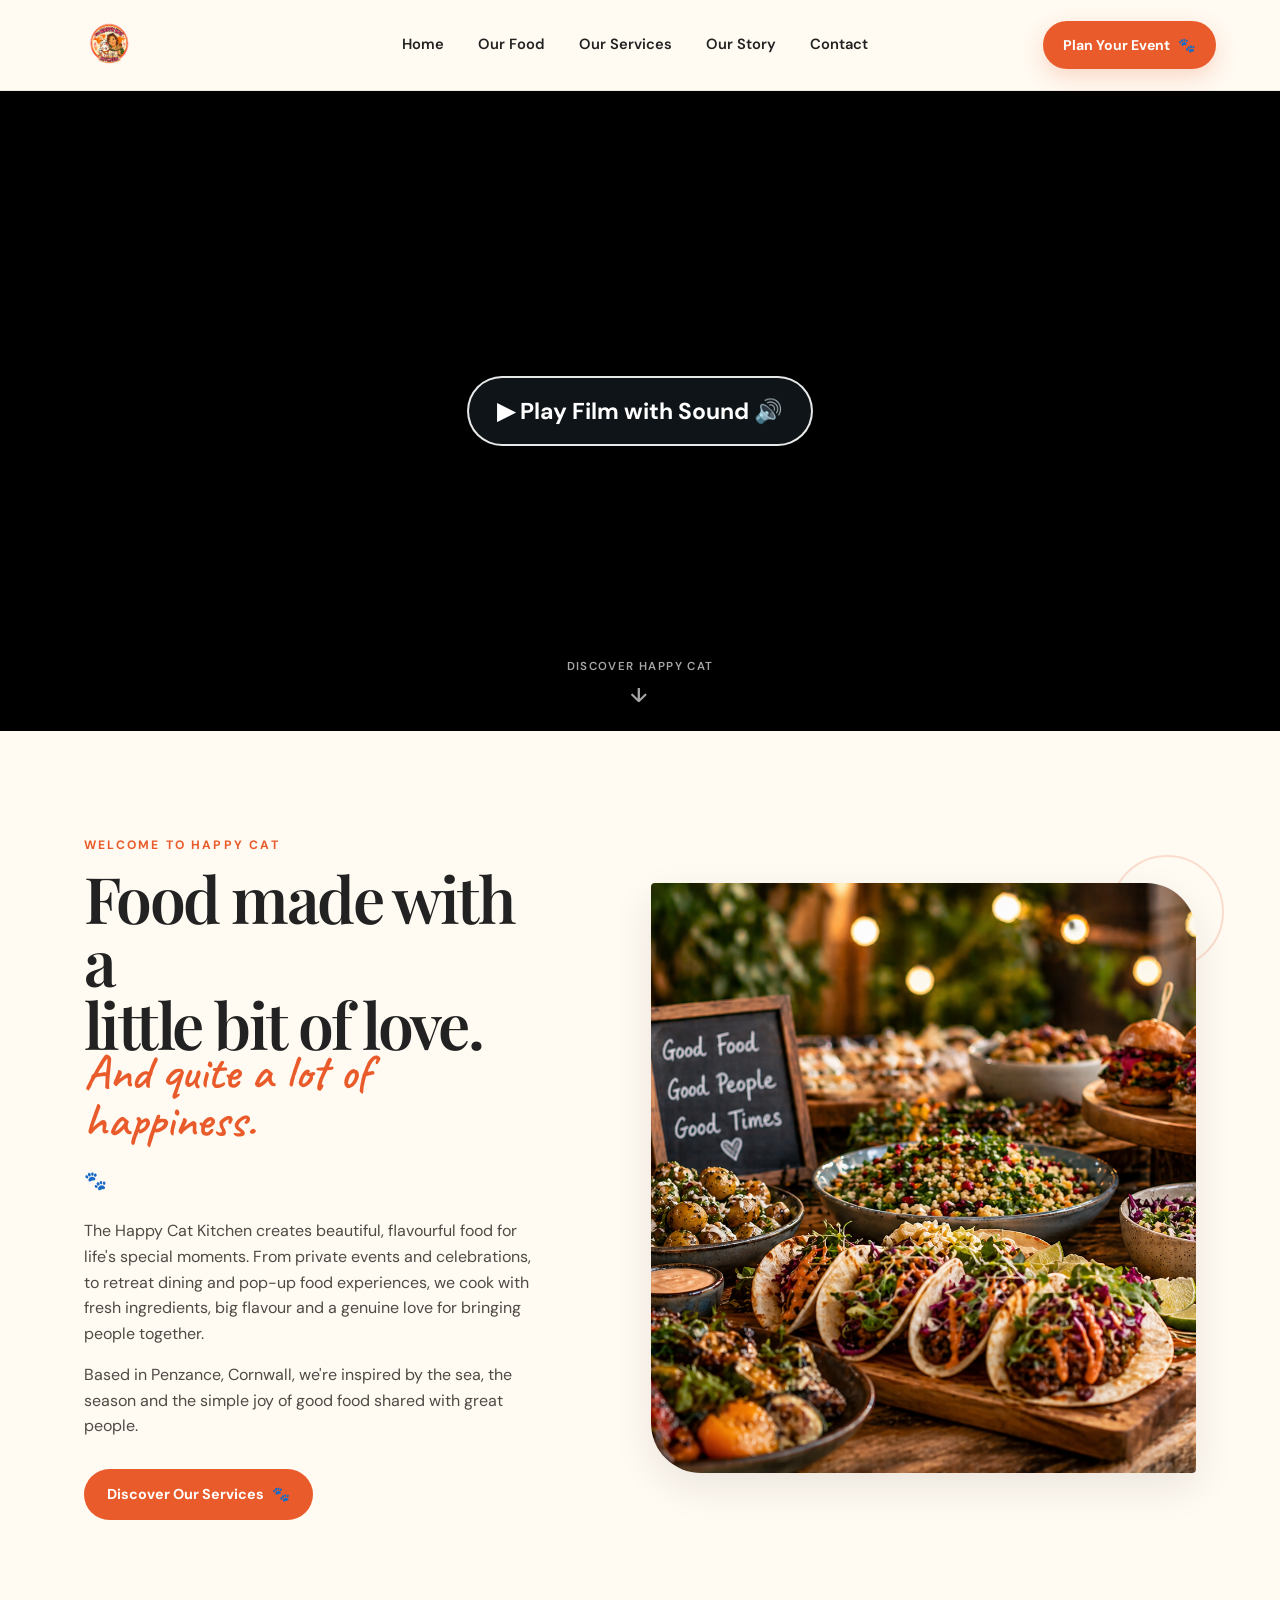
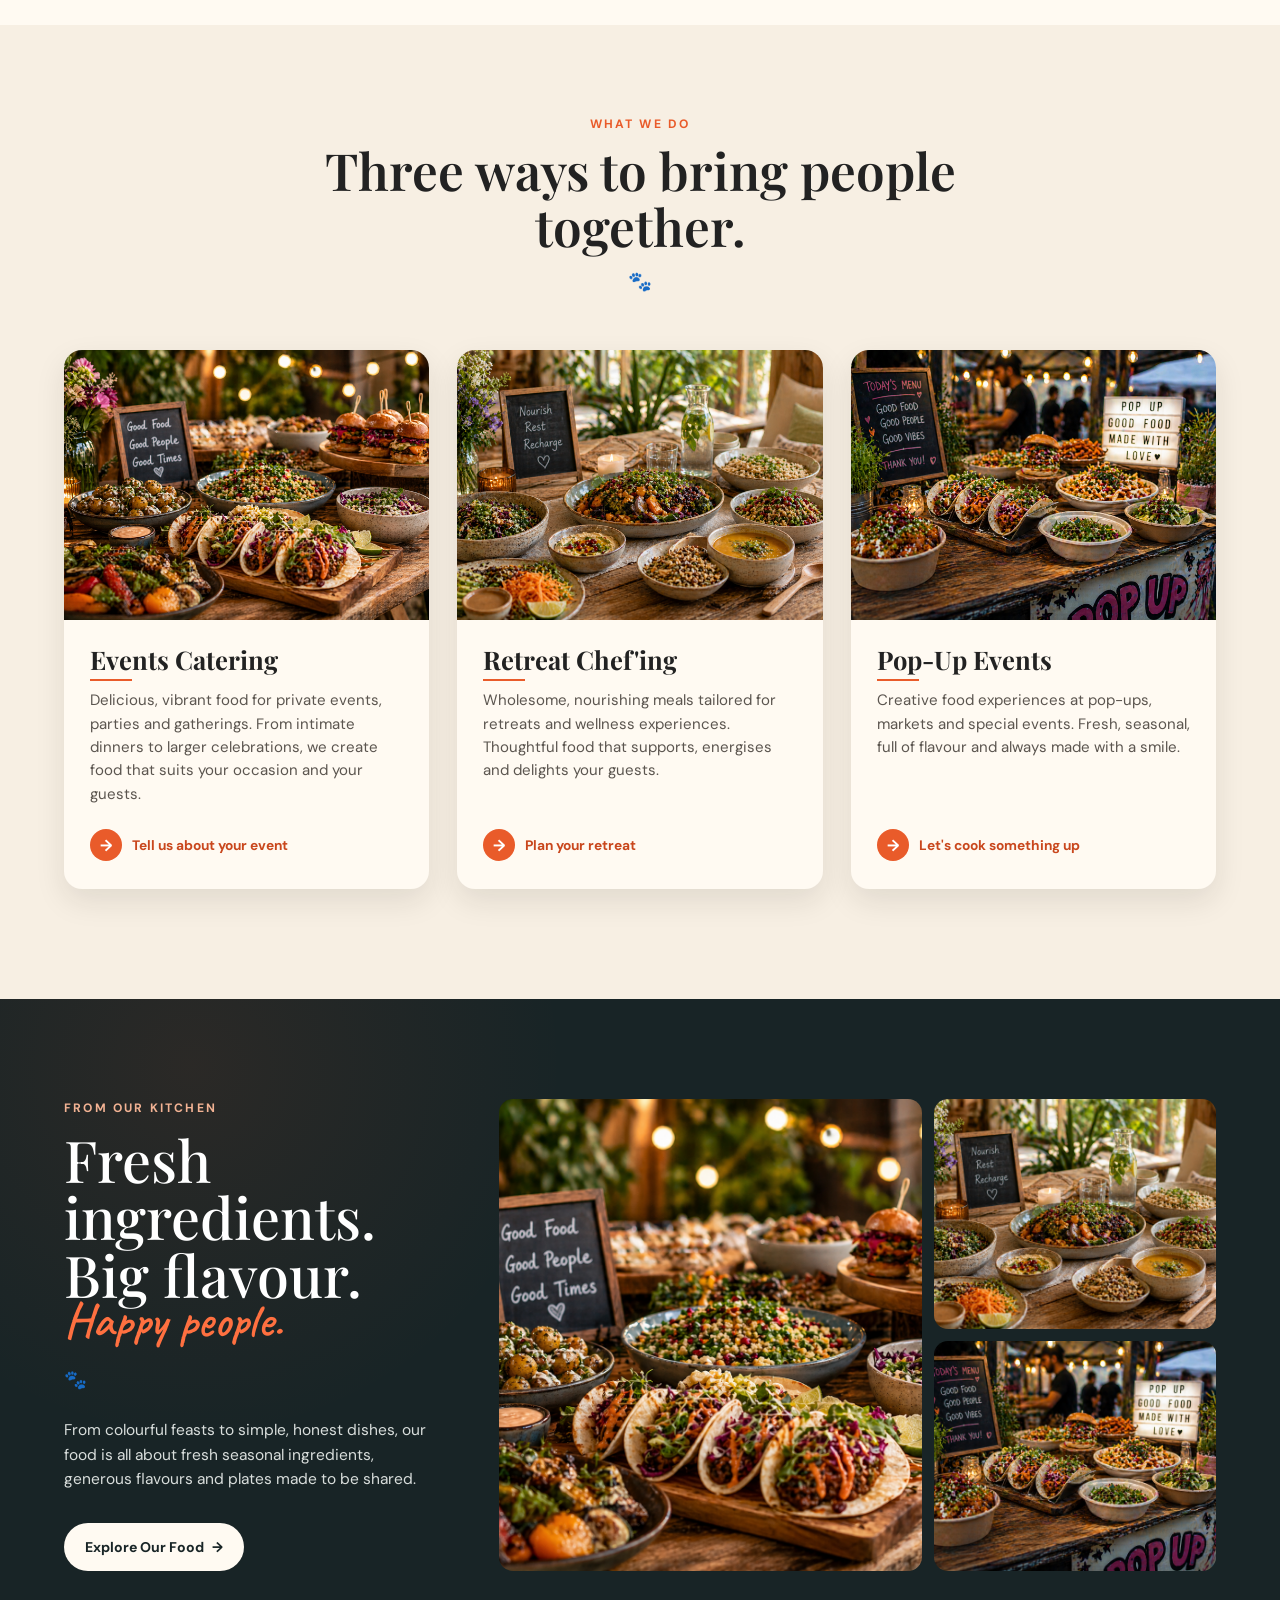
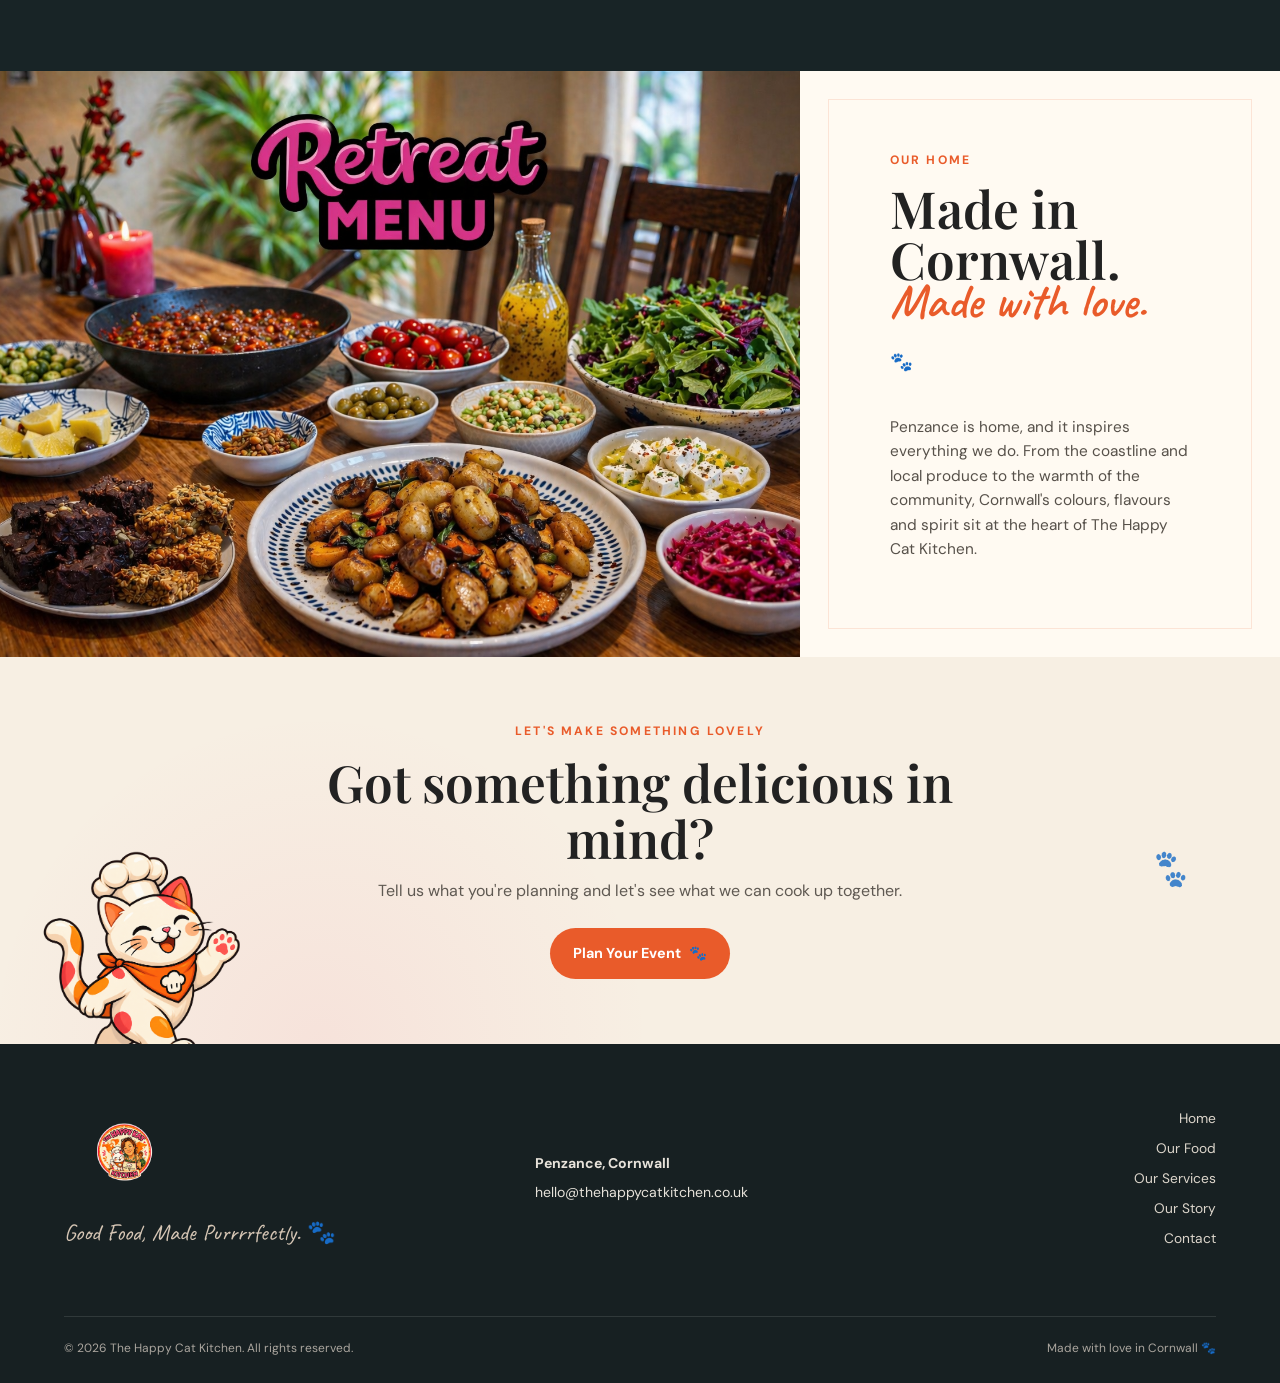
<file: index.html>
<!DOCTYPE html>

<html lang="en">

<head>

  <meta charset="UTF-8" />

  <meta name="viewport" content="width=device-width, initial-scale=1.0" />



  <meta

    name="description"

    content="The Happy Cat Kitchen — joyful event catering, retreat chef'ing and pop-up food experiences from Penzance, Cornwall."

  />



  <title>The Happy Cat Kitchen | Penzance, Cornwall</title>



  <link rel="stylesheet" href="styles.css" />

  <style>
    /* Film launch: isolated styles; all other website sections remain unchanged. */
    .film-hero { position: relative; }
    .film-start-overlay {
      position: absolute; inset: 0; z-index: 5;
      display: flex; align-items: center; justify-content: center;
      background: rgba(0,0,0,.28);
    }
    .film-start-overlay[hidden], .sound-toggle[hidden] { display: none !important; }
    .film-start-button {
      max-width: calc(100% - 32px); padding: 18px 28px;
      border: 2px solid rgba(255,255,255,.9); border-radius: 999px;
      background: rgba(17,24,28,.85); color: white;
      font-family: inherit;
      font-size: clamp(16px, 2.2vw, 23px);
      font-weight: 700; cursor: pointer;
      box-shadow: 0 8px 32px rgba(0,0,0,.3);
    }
    .film-start-button:hover, .film-start-button:focus-visible {
      background: #222; outline-offset: 4px;
    }
  </style>
</head>



<body>



  <!-- =====================================================

       HEADER

  ====================================================== -->



  <header class="site-header">



    <a href="#home" class="brand" aria-label="The Happy Cat Kitchen home">

      <img

        src="images/placeholder-logo.png"

        alt="The Happy Cat Kitchen"

        class="brand-logo"

      />

    </a>



    <nav class="desktop-nav" aria-label="Main navigation">

      <a href="#home">Home</a>

      <a href="menu.html">Our Food</a>

      <a href="#services">Our Services</a>

      <a href="#story">Our Story</a>

      <a href="contact.html">Contact</a>

    </nav>



    <a href="contact.html" class="header-cta">

      Plan Your Event <span>🐾</span>

    </a>



  </header>





  <main id="home">



    <!-- =====================================================

         CINEMATIC HERO

    ====================================================== -->



    <section class="film-hero" aria-label="The Happy Cat Kitchen film">



      <video

        class="hero-video"
        playsinline

        preload="auto"

      >

        <source

          src="video/Happy_Cat_Kitchen_Video.mp4"

          type="video/mp4"

        />



        Your browser does not support the video tag.

      </video>



      <div class="film-start-overlay" id="filmStartOverlay">
        <button class="film-start-button" id="filmStartButton" type="button">
          <span aria-hidden="true">▶</span> Play Film with Sound 🔊
        </button>
      </div>

      <button class="sound-toggle" id="soundToggle" type="button" aria-label="Turn sound off" hidden>

        <span class="sound-icon">🔊</span>

        <span class="sound-label">Sound off</span>

      </button>



      <div class="scroll-cue" aria-hidden="true">

        <span>Discover Happy Cat</span>

        <span class="scroll-arrow">↓</span>

      </div>



    </section>





    <!-- =====================================================

         INTRODUCTION

    ====================================================== -->



    <section class="intro-section">



      <div class="intro-copy">



        <span class="eyebrow">Welcome to Happy Cat</span>



        <h1>

          Food made with a<br />

          little bit of love.

        </h1>



        <p class="handwritten">

          And quite a lot of happiness.

        </p>



        <span class="paw-accent">🐾</span>



        <p>

          The Happy Cat Kitchen creates beautiful, flavourful food

          for life's special moments. From private events and

          celebrations, to retreat dining and pop-up food experiences,

          we cook with fresh ingredients, big flavour and a genuine

          love for bringing people together.

        </p>



        <p>

          Based in Penzance, Cornwall, we're inspired by the sea,

          the season and the simple joy of good food shared with

          great people.

        </p>



        <a href="#services" class="primary-button">

          Discover Our Services <span>🐾</span>

        </a>



      </div>



      <div class="intro-image">

        <img

          src="images/events.jpg"

          alt="Beautiful food prepared by The Happy Cat Kitchen"

        />

      </div>



    </section>





    <!-- =====================================================

         SERVICES

    ====================================================== -->



    <section class="services-section" id="services">



      <div class="section-heading">

        <span class="eyebrow">What we do</span>



        <h2>Three ways to bring people together.</h2>



        <div class="heading-paw">🐾</div>

      </div>





      <div class="services-grid">



        <article class="service-card">



          <div class="service-image">

            <img

              src="images/events.jpg"

              alt="Events catering"

            />

          </div>



          <div class="service-content">

            <h3>Events Catering</h3>



            <p>

              Delicious, vibrant food for private events, parties and

              gatherings. From intimate dinners to larger celebrations,

              we create food that suits your occasion and your guests.

            </p>



            <a href="contact.html" class="text-link">

              <span class="link-arrow">→</span>

              Tell us about your event

            </a>

          </div>



        </article>





        <article class="service-card">



          <div class="service-image">

            <img

              src="images/retreat.jpg"

              alt="Retreat chef'ing"

            />

          </div>



          <div class="service-content">

            <h3>Retreat Chef'ing</h3>



            <p>

              Wholesome, nourishing meals tailored for retreats and

              wellness experiences. Thoughtful food that supports,

              energises and delights your guests.

            </p>



            <a href="contact.html" class="text-link">

              <span class="link-arrow">→</span>

              Plan your retreat

            </a>

          </div>



        </article>





        <article class="service-card">



          <div class="service-image">

            <img

              src="images/popup.jpg"

              alt="Happy Cat Kitchen pop-up events"

            />

          </div>



          <div class="service-content">

            <h3>Pop-Up Events</h3>



            <p>

              Creative food experiences at pop-ups, markets and special

              events. Fresh, seasonal, full of flavour and always made

              with a smile.

            </p>



            <a href="contact.html" class="text-link">

              <span class="link-arrow">→</span>

              Let's cook something up

            </a>

          </div>



        </article>



      </div>



    </section>





    <!-- =====================================================

         FOOD SHOWCASE

    ====================================================== -->



    <section class="food-section" id="food">



      <div class="food-copy">



        <span class="eyebrow light">From our kitchen</span>



        <h2>

          Fresh ingredients.<br />

          Big flavour.

        </h2>



        <p class="handwritten orange">

          Happy people.

        </p>



        <span class="paw-accent light-paw">🐾</span>



        <p>

          From colourful feasts to simple, honest dishes, our food is

          all about fresh seasonal ingredients, generous flavours and

          plates made to be shared.

        </p>



        <a href="#services" class="cream-button">

          Explore Our Food <span>→</span>

        </a>



      </div>





      <div class="food-gallery">



        <figure class="gallery-image gallery-large">

          <img

            src="images/events.jpg"

            alt="Colourful Happy Cat Kitchen food"

          />

        </figure>



        <figure class="gallery-image">

          <img

            src="images/retreat.jpg"

            alt="Fresh retreat food"

          />

        </figure>



        <figure class="gallery-image">

          <img

            src="images/popup.jpg"

            alt="Happy Cat Kitchen pop-up food"

          />

        </figure>



      </div>



    </section>





    <!-- =====================================================

         CORNWALL STORY

    ====================================================== -->



    <section class="cornwall-section" id="story">



      <div class="cornwall-image">

        <img

          src="images/placeholder-hero.jpg"

          alt="The Happy Cat Kitchen in Penzance, Cornwall"

        />

      </div>



      <div class="cornwall-copy">



        <span class="eyebrow">Our home</span>



        <h2>Made in Cornwall.</h2>



        <p class="handwritten">

          Made with love.

        </p>



        <span class="paw-accent">🐾</span>



        <p>

          Penzance is home, and it inspires everything we do.

          From the coastline and local produce to the warmth of the

          community, Cornwall's colours, flavours and spirit sit at

          the heart of The Happy Cat Kitchen.

        </p>



      </div>



    </section>





    <!-- =====================================================

         EVENT CTA

    ====================================================== -->



    <section class="event-cta">



      <img

        src="images/cat.png"

        alt=""

        class="cta-cat"

        aria-hidden="true"

      />



      <div class="event-cta-copy">



        <span class="eyebrow">Let's make something lovely</span>



        <h2>Got something delicious in mind?</h2>



        <p>

          Tell us what you're planning and let's see what we can

          cook up together.

        </p>



        <a href="contact.html" class="primary-button">

          Plan Your Event <span>🐾</span>

        </a>



      </div>



      <div class="cta-paws" aria-hidden="true">

        🐾

      </div>



    </section>



  </main>





  <!-- =====================================================

       FOOTER

  ====================================================== -->



  <footer class="site-footer">



    <div class="footer-brand">



      <img

        src="images/placeholder-logo.png"

        alt="The Happy Cat Kitchen"

        class="footer-logo"

      />



      <p>Good Food, Made Purrrrfectly. 🐾</p>



    </div>





    <div class="footer-details">



      <p>

        <strong>Penzance, Cornwall</strong>

      </p>



      <p>

        <a href="mailto:hello@thehappycatkitchen.co.uk">

          hello@thehappycatkitchen.co.uk

        </a>

      </p>



    </div>





    <div class="footer-links">



      <a href="#home">Home</a>

      <a href="#food">Our Food</a>

      <a href="#services">Our Services</a>

      <a href="#story">Our Story</a>

      <a href="contact.html">Contact</a>



    </div>





    <div class="footer-bottom">



      <p>

        © 2026 The Happy Cat Kitchen. All rights reserved.

      </p>



      <span>Made with love in Cornwall 🐾</span>



    </div>



  </footer>



  <script>
    const heroVideo = document.querySelector(".hero-video");
    const soundToggle = document.getElementById("soundToggle");
    const soundIcon = soundToggle.querySelector(".sound-icon");
    const soundLabel = soundToggle.querySelector(".sound-label");
    const filmStartOverlay = document.getElementById("filmStartOverlay");
    const filmStartButton = document.getElementById("filmStartButton");

    // Browsers allow sound when playback begins from a visitor's click.
    filmStartButton.addEventListener("click", async () => {
      heroVideo.currentTime = 0;
      heroVideo.muted = false;
      heroVideo.volume = 1;
      try {
        await heroVideo.play();
        filmStartOverlay.hidden = true;
        soundToggle.hidden = false;
        soundIcon.textContent = "🔊";
        soundLabel.textContent = "Sound off";
        soundToggle.setAttribute("aria-label", "Turn sound off");
      } catch (error) {
        filmStartButton.textContent = "▶ Tap to play film";
      }
    });

    soundToggle.addEventListener("click", () => {
      heroVideo.muted = !heroVideo.muted;
      soundIcon.textContent = heroVideo.muted ? "🔇" : "🔊";
      soundLabel.textContent = heroVideo.muted ? "Sound on" : "Sound off";
      soundToggle.setAttribute("aria-label", heroVideo.muted ? "Turn sound on" : "Turn sound off");
    });

    // Offer an obvious replay once the film has finished.
    heroVideo.addEventListener("ended", () => {
      filmStartButton.innerHTML = '<span aria-hidden="true">▶</span> Replay Film with Sound 🔊';
      filmStartOverlay.hidden = false;
      soundToggle.hidden = true;
    });
  </script>



</body>

</html>
</file>
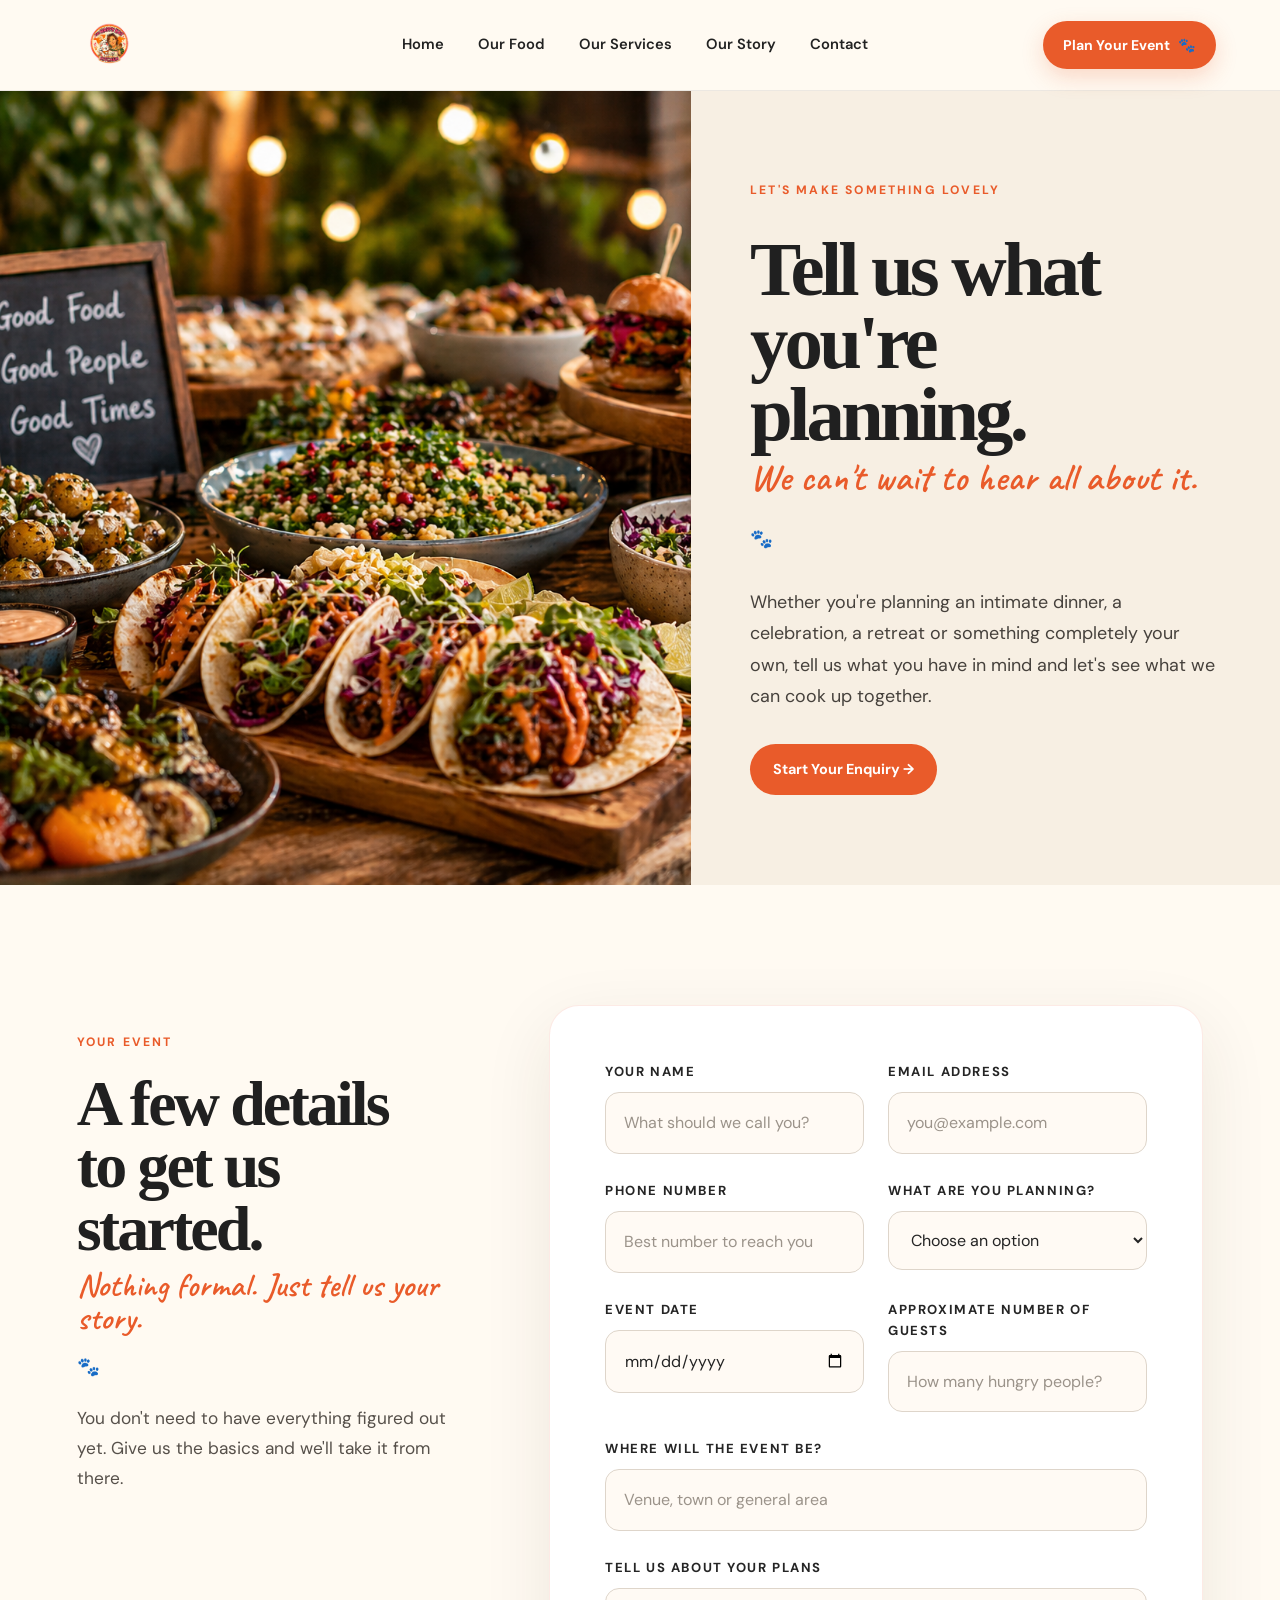
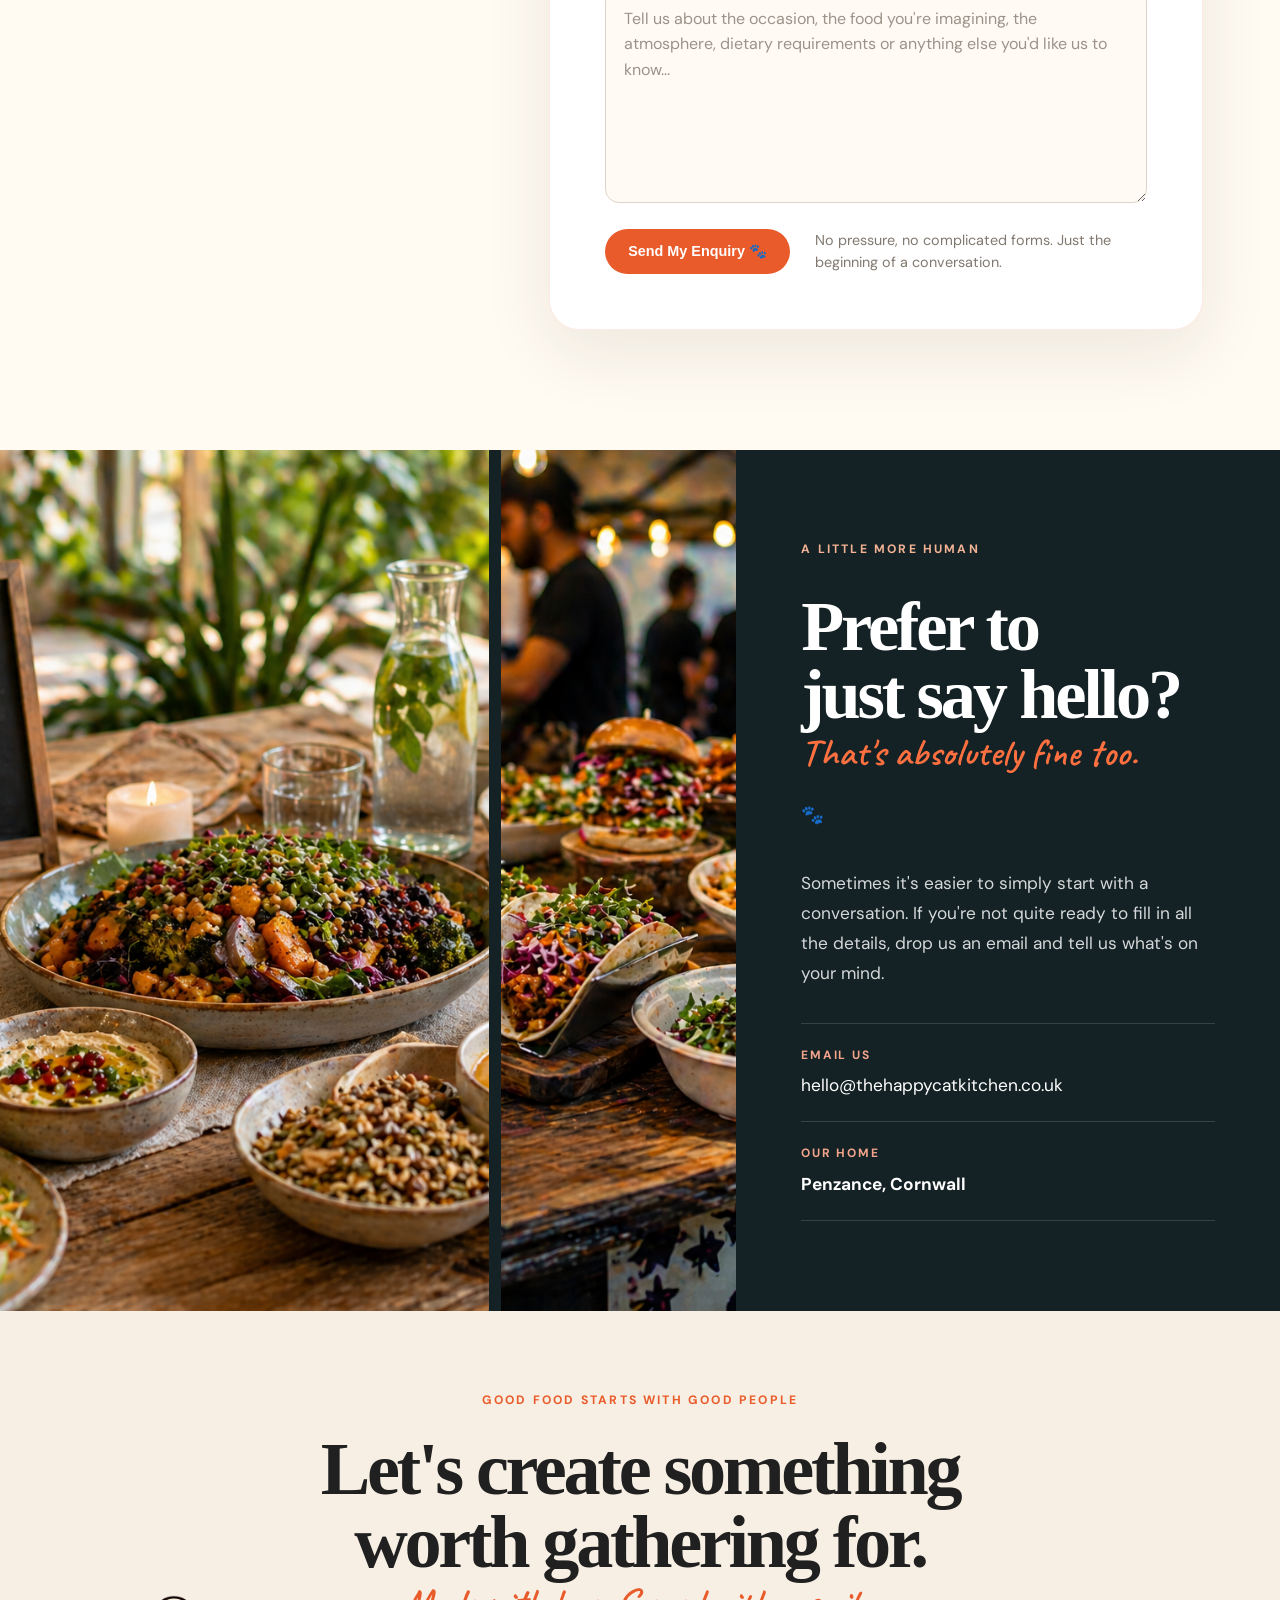
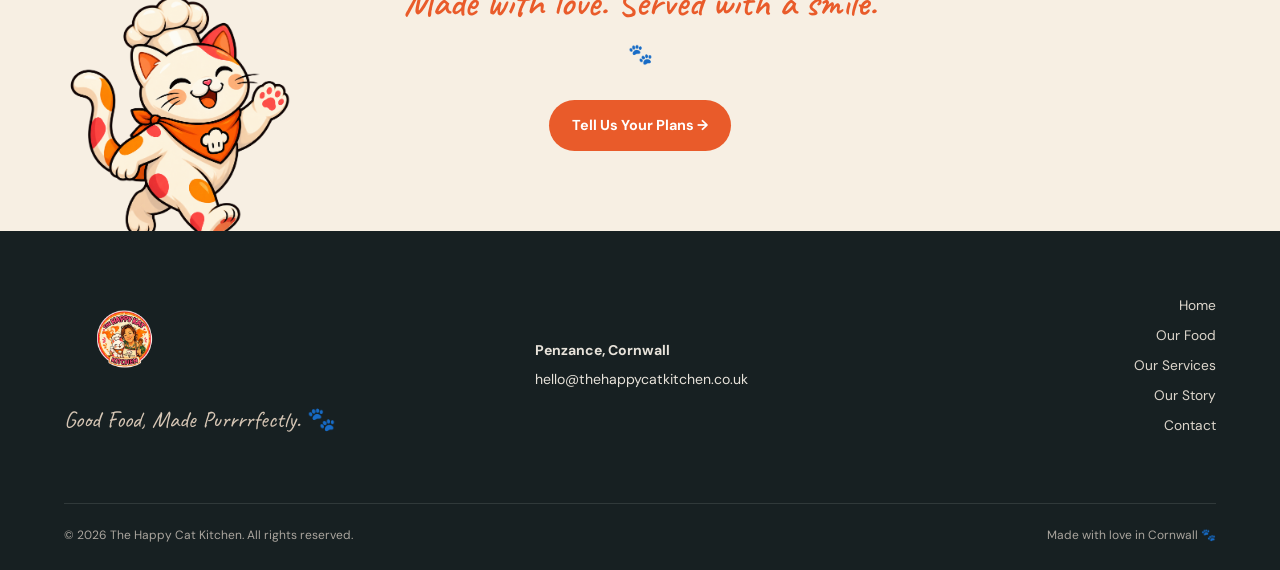
<file: contact.html>
<!DOCTYPE html>
<html lang="en">
<head>
  <meta charset="UTF-8" />
  <meta name="viewport" content="width=device-width, initial-scale=1.0" />

  <title>Plan Your Event | The Happy Cat Kitchen</title>

  <meta
    name="description"
    content="Planning an event, retreat or special gathering? Tell The Happy Cat Kitchen what you have in mind and let's create something delicious together."
  />

  <link rel="stylesheet" href="styles.css" />
</head>

<body>

  <!-- ======================================================
       HEADER
       ====================================================== -->

  <header class="site-header">

    <a href="index.html" class="brand" aria-label="The Happy Cat Kitchen home">
      <img
        src="images/placeholder-logo.png"
        alt="The Happy Cat Kitchen"
        class="brand-logo"
      />
    </a>

    <nav class="desktop-nav" aria-label="Main navigation">
      <a href="index.html">Home</a>
      <a href="index.html#food">Our Food</a>
      <a href="index.html#services">Our Services</a>
      <a href="index.html#story">Our Story</a>
      <a href="contact.html" aria-current="page">Contact</a>
    </nav>

    <a href="#enquiry" class="header-cta">
      <span>Plan Your Event</span>
      🐾
    </a>

  </header>


  <main>

    <!-- ======================================================
         CONTACT HERO
         ====================================================== -->

    <section class="contact-hero">

      <div class="contact-hero-image">
        <img
          src="images/events.jpg"
          alt="A colourful Happy Cat Kitchen feast prepared for a special event"
        />
      </div>

      <div class="contact-hero-copy">

        <span class="eyebrow">LET'S MAKE SOMETHING LOVELY</span>

        <h1>
          Tell us what<br />
          you're planning.
        </h1>

        <p class="handwritten">
          We can't wait to hear all about it.
        </p>

        <span class="paw-accent">🐾</span>

        <p class="contact-hero-intro">
          Whether you're planning an intimate dinner, a celebration,
          a retreat or something completely your own, tell us what
          you have in mind and let's see what we can cook up together.
        </p>

        <a href="#enquiry" class="primary-button">
          Start Your Enquiry →
        </a>

      </div>

    </section>


    <!-- ======================================================
         ENQUIRY SECTION
         ====================================================== -->

    <section class="contact-enquiry" id="enquiry">

      <div class="contact-enquiry-heading">

        <span class="eyebrow">YOUR EVENT</span>

        <h2>A few details<br />to get us started.</h2>

        <p class="handwritten">
          Nothing formal. Just tell us your story.
        </p>

        <span class="paw-accent">🐾</span>

        <p>
          You don't need to have everything figured out yet.
          Give us the basics and we'll take it from there.
        </p>

      </div>


      <div class="contact-form-card">

        <form class="contact-form">

          <div class="form-row">

            <div class="form-field">
              <label for="name">Your name</label>
              <input
                type="text"
                id="name"
                name="name"
                placeholder="What should we call you?"
                required
              />
            </div>

            <div class="form-field">
              <label for="email">Email address</label>
              <input
                type="email"
                id="email"
                name="email"
                placeholder="you@example.com"
                required
              />
            </div>

          </div>


          <div class="form-row">

            <div class="form-field">
              <label for="phone">Phone number</label>
              <input
                type="tel"
                id="phone"
                name="phone"
                placeholder="Best number to reach you"
              />
            </div>

            <div class="form-field">
              <label for="event-type">What are you planning?</label>

              <select id="event-type" name="event-type" required>
                <option value="" selected disabled>Choose an option</option>
                <option value="private-event">Private event</option>
                <option value="celebration">Celebration or party</option>
                <option value="retreat">Retreat</option>
                <option value="popup">Pop-up or market</option>
                <option value="other">Something else</option>
              </select>
            </div>

          </div>


          <div class="form-row">

            <div class="form-field">
              <label for="date">Event date</label>
              <input
                type="date"
                id="date"
                name="date"
              />
            </div>

            <div class="form-field">
              <label for="guests">Approximate number of guests</label>
              <input
                type="number"
                id="guests"
                name="guests"
                min="1"
                placeholder="How many hungry people?"
              />
            </div>

          </div>


          <div class="form-field form-field-full">
            <label for="location">Where will the event be?</label>

            <input
              type="text"
              id="location"
              name="location"
              placeholder="Venue, town or general area"
            />
          </div>


          <div class="form-field form-field-full">

            <label for="message">
              Tell us about your plans
            </label>

            <textarea
              id="message"
              name="message"
              rows="7"
              placeholder="Tell us about the occasion, the food you're imagining, the atmosphere, dietary requirements or anything else you'd like us to know..."
              required
            ></textarea>

          </div>


          <div class="form-submit">

            <button type="submit" class="primary-button contact-submit">
              Send My Enquiry 🐾
            </button>

            <p>
              No pressure, no complicated forms. Just the beginning
              of a conversation.
            </p>

          </div>

        </form>

      </div>

    </section>


    <!-- ======================================================
         HUMAN / PERSONAL SECTION
         ====================================================== -->

    <section class="contact-personal">

      <div class="contact-personal-gallery">

        <figure class="contact-personal-large">
          <img
            src="images/retreat.jpg"
            alt="Fresh colourful food prepared by The Happy Cat Kitchen"
          />
        </figure>

        <figure>
          <img
            src="images/popup.jpg"
            alt="Happy Cat Kitchen food at a pop-up event"
          />
        </figure>

      </div>


      <div class="contact-personal-copy">

        <span class="eyebrow light">A LITTLE MORE HUMAN</span>

        <h2>
          Prefer to<br />
          just say hello?
        </h2>

        <p class="handwritten orange">
          That's absolutely fine too.
        </p>

        <span class="paw-accent light-paw">🐾</span>

        <p>
          Sometimes it's easier to simply start with a conversation.
          If you're not quite ready to fill in all the details, drop us
          an email and tell us what's on your mind.
        </p>

        <div class="direct-contact">

          <span>Email us</span>

          <a href="mailto:hello@thehappycatkitchen.co.uk">
            hello@thehappycatkitchen.co.uk
          </a>

        </div>

        <div class="direct-contact">

          <span>Our home</span>

          <strong>Penzance, Cornwall</strong>

        </div>

      </div>

    </section>


    <!-- ======================================================
         FINAL HAPPY CAT CTA
         ====================================================== -->

    <section class="contact-closing">

      <img
        src="images/cat.png"
        alt=""
        class="contact-closing-cat"
      />

      <div class="contact-closing-copy">

        <span class="eyebrow">
          GOOD FOOD STARTS WITH GOOD PEOPLE
        </span>

        <h2>
          Let's create something<br />
          worth gathering for.
        </h2>

        <p class="handwritten">
          Made with love. Served with a smile.
        </p>

        <span class="contact-closing-paws">🐾</span>

        <a href="#enquiry" class="primary-button">
          Tell Us Your Plans →
        </a>

      </div>

    </section>

  </main>


  <!-- ======================================================
       FOOTER
       ====================================================== -->

  <footer class="site-footer">

    <div class="footer-brand">

      <img
        src="images/placeholder-logo.png"
        alt="The Happy Cat Kitchen"
        class="footer-logo"
      />

      <p>Good Food, Made Purrrrfectly. 🐾</p>

    </div>


    <div class="footer-details">

      <p><strong>Penzance, Cornwall</strong></p>

      <p>
        <a href="mailto:hello@thehappycatkitchen.co.uk">
          hello@thehappycatkitchen.co.uk
        </a>
      </p>

    </div>


    <div class="footer-links">

      <a href="index.html">Home</a>
      <a href="index.html#food">Our Food</a>
      <a href="index.html#services">Our Services</a>
      <a href="index.html#story">Our Story</a>
      <a href="contact.html">Contact</a>

    </div>


    <div class="footer-bottom">

      <p>
        © 2026 The Happy Cat Kitchen. All rights reserved.
      </p>

      <p>
        Made with love in Cornwall 🐾
      </p>

    </div>

  </footer>

</body>
</html>
</file>
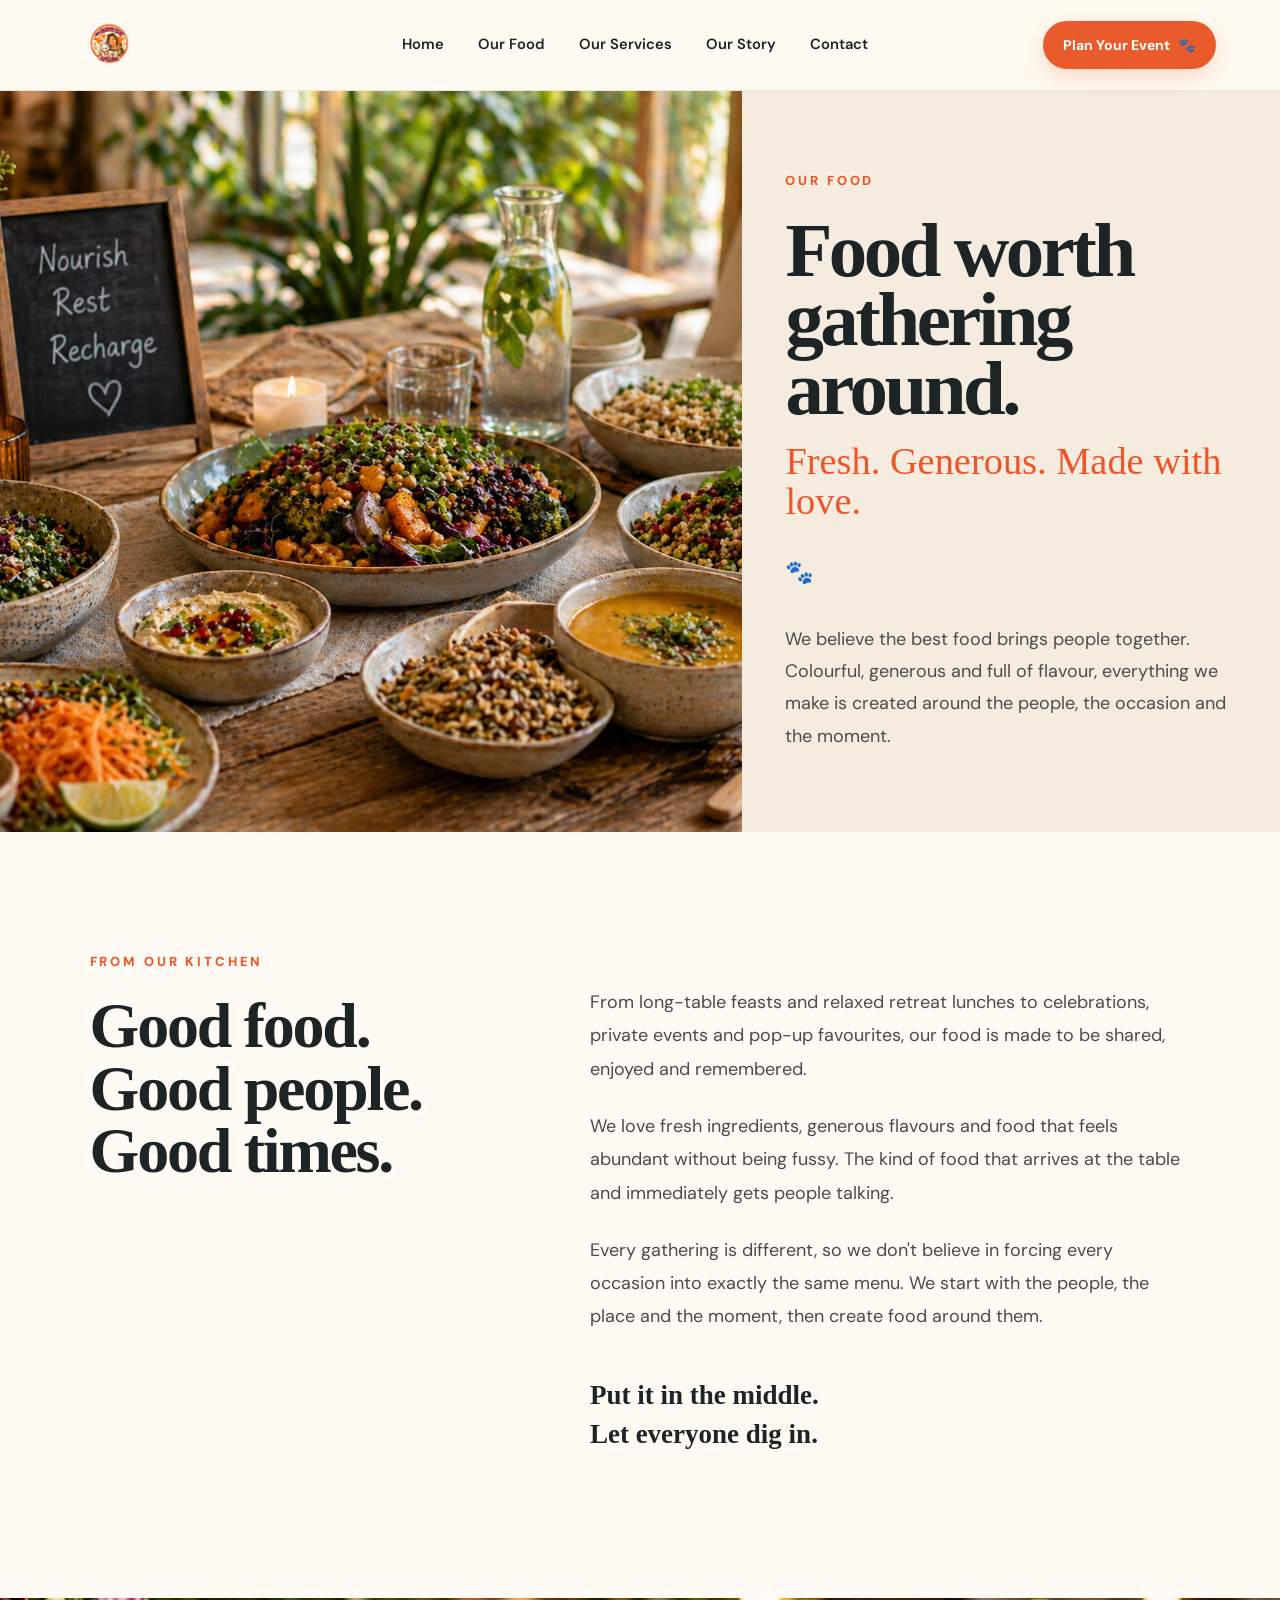
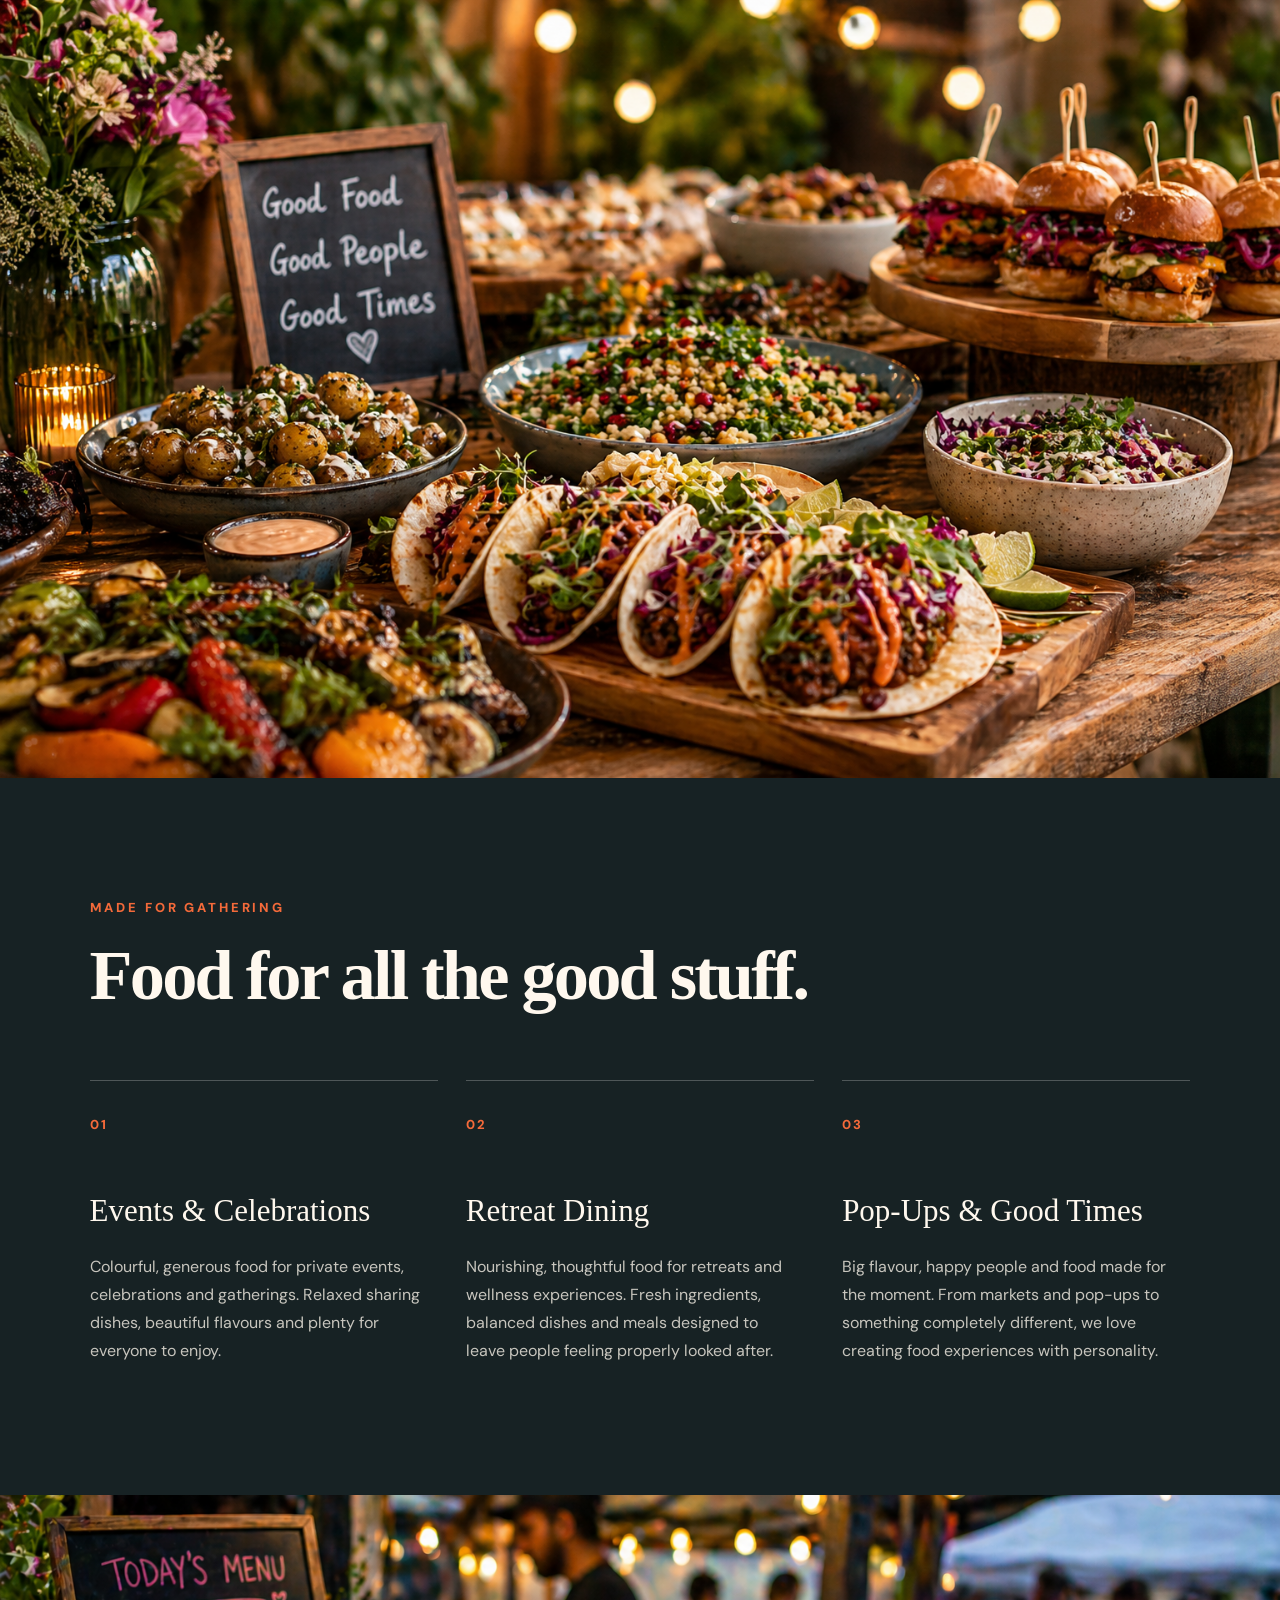
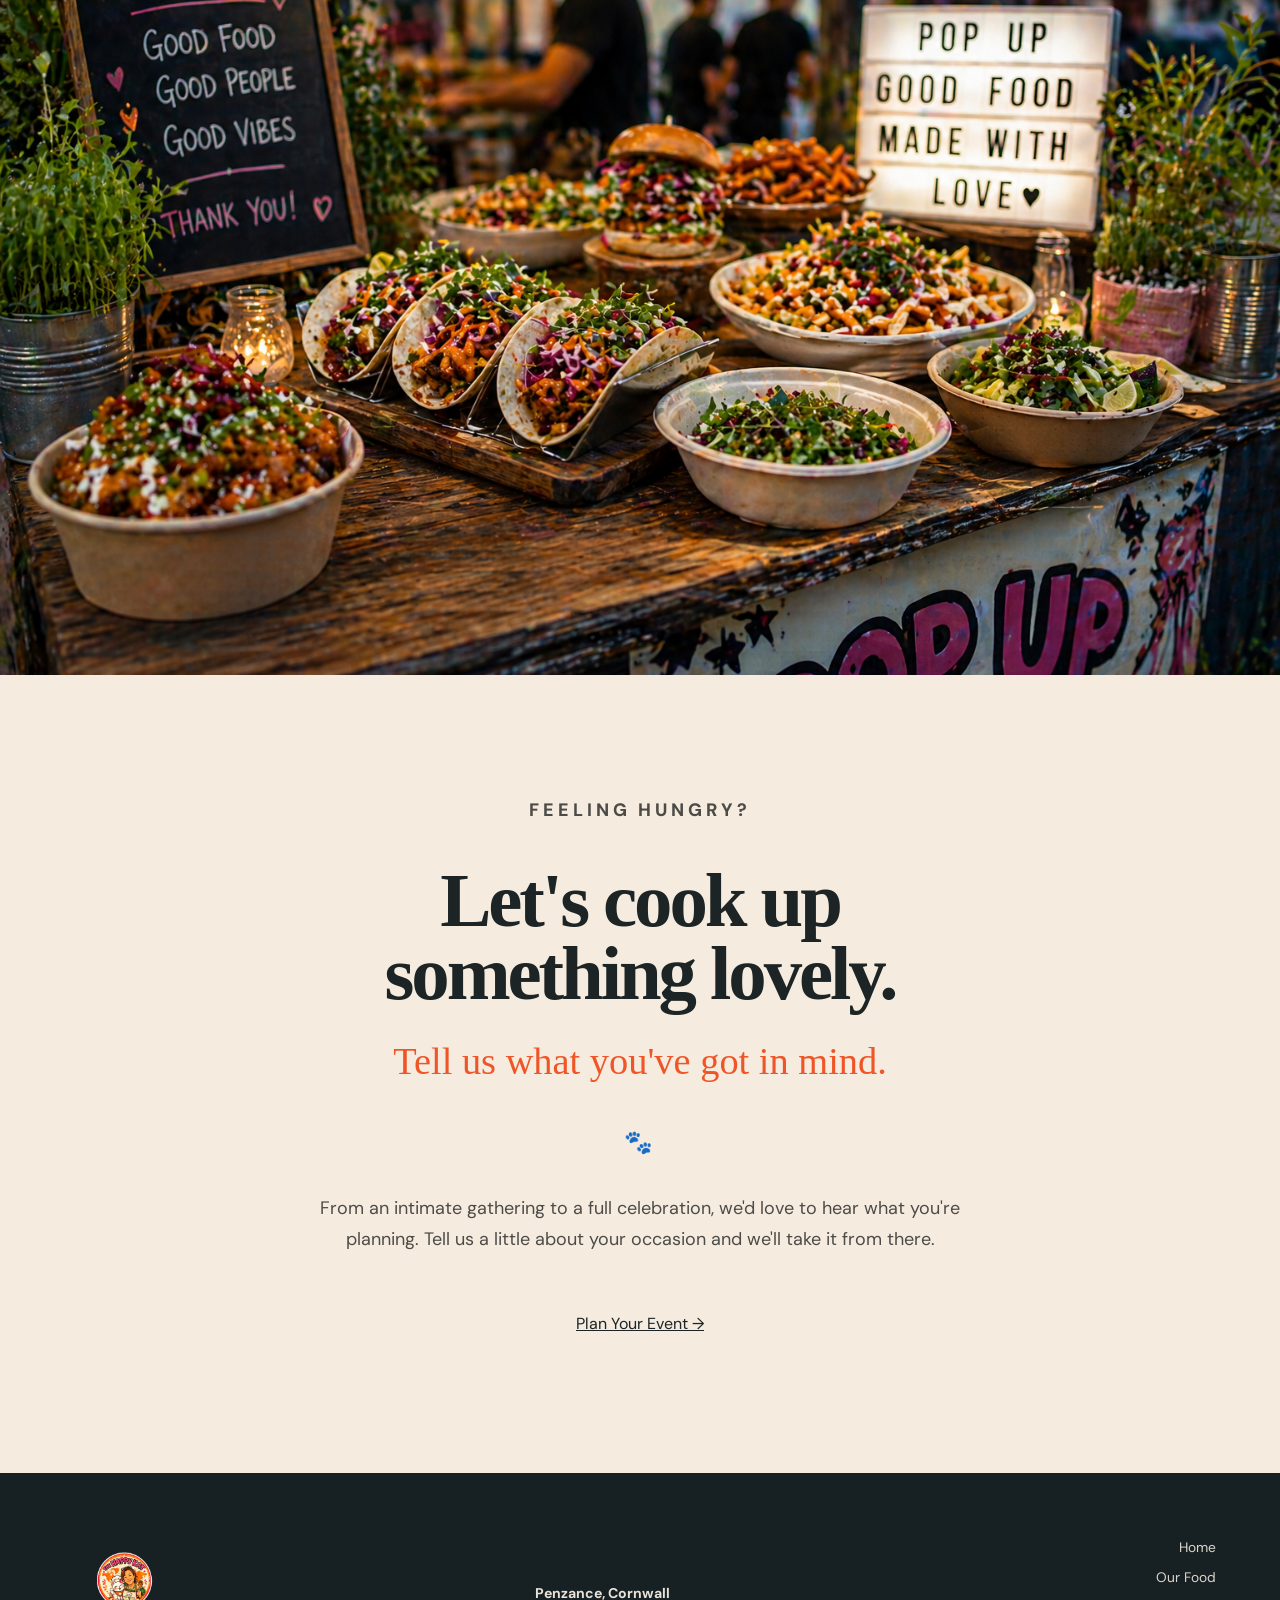
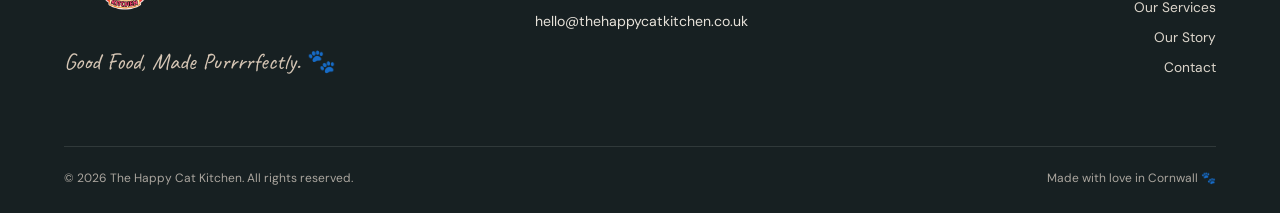
<file: menu.html>
<!DOCTYPE html>
<html lang="en">

<head>
  <meta charset="UTF-8" />
  <meta name="viewport" content="width=device-width, initial-scale=1.0" />

  <meta
    name="description"
    content="Fresh, generous food made with love for events, retreats, celebrations and pop-ups in Cornwall."
  />

  <title>Our Food | The Happy Cat Kitchen</title>

  <link rel="stylesheet" href="styles.css" />
</head>

<body class="food-page">

  <!-- =====================================================
       HEADER
  ====================================================== -->

  <header class="site-header">

    <a href="index.html" class="brand" aria-label="The Happy Cat Kitchen home">
      <img
        src="images/placeholder-logo.png"
        alt="The Happy Cat Kitchen"
        class="brand-logo"
      />
    </a>

    <nav class="desktop-nav" aria-label="Main navigation">
      <a href="index.html">Home</a>
      <a href="menu.html">Our Food</a>
      <a href="index.html#services">Our Services</a>
      <a href="index.html#story">Our Story</a>
      <a href="contact.html">Contact</a>
    </nav>

    <a href="contact.html" class="header-cta">
      Plan Your Event <span>🐾</span>
    </a>

  </header>


  <main>

    <!-- =====================================================
         FOOD HERO
    ====================================================== -->

    <section class="food-hero">

      <div class="food-hero-image">
        <img
          src="images/retreat.jpg"
          alt="A colourful spread of freshly prepared Happy Cat Kitchen food"
        />
      </div>

      <div class="food-hero-content">

        <div class="food-hero-inner">

          <p class="food-eyebrow">OUR FOOD</p>

          <h1>
            Food worth<br />
            gathering around.
          </h1>

          <span class="food-script">
            Fresh. Generous. Made with love.
          </span>

          <div class="food-paws" aria-hidden="true">
            🐾
          </div>

          <p class="food-intro">
            We believe the best food brings people together.
            Colourful, generous and full of flavour, everything
            we make is created around the people, the occasion
            and the moment.
          </p>

        </div>

      </div>

    </section>


    <!-- =====================================================
         OUR FOOD PHILOSOPHY
    ====================================================== -->

    <section class="food-philosophy">

      <div class="food-philosophy-inner">

        <div>

          <p class="food-section-label">
            FROM OUR KITCHEN
          </p>

          <h2>
            Good food.<br />
            Good people.<br />
            Good times.
          </h2>

        </div>


        <div class="food-philosophy-copy">

          <p>
            From long-table feasts and relaxed retreat lunches
            to celebrations, private events and pop-up favourites,
            our food is made to be shared, enjoyed and remembered.
          </p>

          <p>
            We love fresh ingredients, generous flavours and food
            that feels abundant without being fussy. The kind of
            food that arrives at the table and immediately gets
            people talking.
          </p>

          <p>
            Every gathering is different, so we don't believe in
            forcing every occasion into exactly the same menu.
            We start with the people, the place and the moment,
            then create food around them.
          </p>

          <p class="food-mantra">
            <strong>Put it in the middle.</strong>
            <strong>Let everyone dig in.</strong>
          </p>

        </div>

      </div>

    </section>


    <!-- =====================================================
         BIG FOOD IMAGE
    ====================================================== -->

    <section class="food-feature-image">

      <img
        src="images/events.jpg"
        alt="A generous Happy Cat Kitchen feast ready for sharing"
      />

    </section>


    <!-- =====================================================
         FOOD EXPERIENCES
    ====================================================== -->

    <section class="food-experiences">

      <div class="food-experiences-header">

        <p class="food-section-label">
          MADE FOR GATHERING
        </p>

        <h2>
          Food for all the good stuff.
        </h2>

      </div>


      <div class="food-experiences-grid">

        <article class="food-experience-card">

          <span class="food-experience-number">
            01
          </span>

          <h3>
            Events & Celebrations
          </h3>

          <p>
            Colourful, generous food for private events,
            celebrations and gatherings. Relaxed sharing dishes,
            beautiful flavours and plenty for everyone to enjoy.
          </p>

        </article>


        <article class="food-experience-card">

          <span class="food-experience-number">
            02
          </span>

          <h3>
            Retreat Dining
          </h3>

          <p>
            Nourishing, thoughtful food for retreats and wellness
            experiences. Fresh ingredients, balanced dishes and
            meals designed to leave people feeling properly looked after.
          </p>

        </article>


        <article class="food-experience-card">

          <span class="food-experience-number">
            03
          </span>

          <h3>
            Pop-Ups & Good Times
          </h3>

          <p>
            Big flavour, happy people and food made for the moment.
            From markets and pop-ups to something completely different,
            we love creating food experiences with personality.
          </p>

        </article>

      </div>

    </section>


    <!-- =====================================================
         SECOND IMAGE
    ====================================================== -->

    <section class="food-feature-image">

      <img
        src="images/popup.jpg"
        alt="The Happy Cat Kitchen serving colourful food at a pop-up event"
      />

    </section>


    <!-- =====================================================
         FINAL CTA
    ====================================================== -->

    <section class="food-cta">

      <div class="food-cta-inner">

        <p class="food-section-label">
          FEELING HUNGRY?
        </p>

        <h2>
          Let's cook up<br />
          something lovely.
        </h2>

        <span class="food-cta-script">
          Tell us what you've got in mind.
        </span>

        <div class="food-paws" aria-hidden="true">
          🐾
        </div>

        <p>
          From an intimate gathering to a full celebration,
          we'd love to hear what you're planning. Tell us a little
          about your occasion and we'll take it from there.
        </p>

        <a href="contact.html" class="button">
          Plan Your Event →
        </a>

      </div>

    </section>

  </main>


  <!-- =====================================================
       FOOTER
  ====================================================== -->

  <footer class="site-footer">

    <div class="footer-brand">

      <img
        src="images/placeholder-logo.png"
        alt="The Happy Cat Kitchen"
        class="footer-logo"
      />

      <p>
        Good Food, Made Purrrrfectly. 🐾
      </p>

    </div>


    <div class="footer-details">

      <p>
        <strong>Penzance, Cornwall</strong>
      </p>

      <p>
        <a href="mailto:hello@thehappycatkitchen.co.uk">
          hello@thehappycatkitchen.co.uk
        </a>
      </p>

    </div>


    <div class="footer-links">

      <a href="index.html">Home</a>
      <a href="menu.html">Our Food</a>
      <a href="index.html#services">Our Services</a>
      <a href="index.html#story">Our Story</a>
      <a href="contact.html">Contact</a>

    </div>


    <div class="footer-bottom">

      <p>
        © 2026 The Happy Cat Kitchen. All rights reserved.
      </p>

      <span>
        Made with love in Cornwall 🐾
      </span>

    </div>

  </footer>

</body>
</html>
</file>
<file: styles.css>
/* =========================================================
   THE HAPPY CAT KITCHEN — V2
   Good Food, Made Purrrrfectly.
   ========================================================= */


/* =========================================================
   FONTS
   ========================================================= */

@import url("https://fonts.googleapis.com/css2?family=Caveat:wght@500;600;700&family=DM+Sans:wght@400;500;600;700&family=Playfair+Display:wght@500;600;700&display=swap");


/* =========================================================
   BRAND TOKENS
   ========================================================= */

:root {
  --cream: #f7efe3;
  --cream-light: #fffaf2;
  --cream-deep: #eadbc8;

  --charcoal: #182426;
  --charcoal-soft: #263335;

  --orange: #e95b2a;
  --orange-dark: #c9471d;

  --pink: #ef4e78;
  --green: #657b55;

  --text: #222222;
  --muted: #6d675f;
  --white: #ffffff;

  --serif: "Playfair Display", Georgia, serif;
  --sans: "DM Sans", Arial, sans-serif;
  --script: "Caveat", cursive;

  --page-width: 1240px;

  --shadow-soft: 0 14px 40px rgba(34, 25, 17, 0.09);
  --shadow-card: 0 12px 30px rgba(34, 25, 17, 0.10);
}


/* =========================================================
   RESET
   ========================================================= */

* {
  box-sizing: border-box;
}

html {
  scroll-behavior: smooth;
}

body {
  margin: 0;
  background: var(--cream-light);
  color: var(--text);
  font-family: var(--sans);
  line-height: 1.6;
  overflow-x: hidden;
}

img,
video {
  display: block;
  max-width: 100%;
}

a {
  color: inherit;
}

button,
a {
  -webkit-tap-highlight-color: transparent;
}


/* =========================================================
   HEADER
   ========================================================= */

.site-header {
  position: sticky;
  top: 0;
  z-index: 1000;

  min-height: 88px;
  padding: 10px 5vw;

  display: grid;
  grid-template-columns: 180px 1fr 190px;
  align-items: center;
  gap: 24px;

  background: rgba(255, 250, 242, 0.96);
  backdrop-filter: blur(14px);
  -webkit-backdrop-filter: blur(14px);

  border-bottom: 1px solid rgba(24, 36, 38, 0.08);
}

.brand {
  display: inline-flex;
  align-items: center;
  width: fit-content;
}

.brand-logo {
  width: 90px;
  height: 70px;
  object-fit: contain;
}

.desktop-nav {
  display: flex;
  align-items: center;
  justify-content: center;
  gap: 34px;
}

.desktop-nav a {
  position: relative;
  text-decoration: none;
  font-size: 0.92rem;
  font-weight: 600;
}

.desktop-nav a::after {
  content: "";
  position: absolute;

  left: 0;
  bottom: -7px;

  width: 0;
  height: 2px;

  background: var(--orange);

  transition: width 0.25s ease;
}

.desktop-nav a:hover::after {
  width: 100%;
}

.header-cta,
.primary-button,
.cream-button {
  display: inline-flex;
  align-items: center;
  justify-content: center;
  gap: 8px;

  border-radius: 999px;

  text-decoration: none;
  font-weight: 700;

  transition:
    transform 0.25s ease,
    box-shadow 0.25s ease,
    background 0.25s ease;
}

.header-cta {
  justify-self: end;

  padding: 13px 20px;

  background: var(--orange);
  color: var(--white);

  font-size: 0.88rem;

  box-shadow: 0 8px 22px rgba(233, 91, 42, 0.22);
}

.header-cta:hover,
.primary-button:hover {
  transform: translateY(-2px);
  background: var(--orange-dark);
  box-shadow: 0 12px 26px rgba(233, 91, 42, 0.27);
}


/* =========================================================
   CINEMATIC FILM HERO
   ========================================================= */

.film-hero {
  position: relative;

  width: 100%;
  background: #000;

  overflow: hidden;
}

.hero-video {
  width: 100%;
  height: auto;

  max-height: calc(100vh - 88px);

  object-fit: contain;
  object-position: center;

  margin: 0 auto;
  background: #000;
}

.scroll-cue {
  position: absolute;

  left: 50%;
  bottom: 20px;

  transform: translateX(-50%);

  display: flex;
  flex-direction: column;
  align-items: center;
  gap: 3px;

  color: white;

  font-size: 0.72rem;
  font-weight: 600;
  letter-spacing: 0.12em;
  text-transform: uppercase;

  text-shadow: 0 2px 10px rgba(0, 0, 0, 0.55);

  opacity: 0.9;
}

.scroll-arrow {
  font-size: 1.25rem;

  animation: happyBounce 1.8s infinite;
}

@keyframes happyBounce {
  0%,
  100% {
    transform: translateY(0);
  }

  50% {
    transform: translateY(6px);
  }
}


/* =========================================================
   SHARED TYPOGRAPHY
   ========================================================= */

.eyebrow {
  display: block;

  margin-bottom: 12px;

  color: var(--orange);

  font-size: 0.76rem;
  font-weight: 700;
  letter-spacing: 0.18em;
  text-transform: uppercase;
}

.eyebrow.light {
  color: #f3b394;
}

.handwritten {
  margin: -8px 0 22px;

  color: var(--orange);

  font-family: var(--script);
  font-size: clamp(2rem, 3.8vw, 3.5rem);
  font-weight: 600;
  line-height: 1;
}

.handwritten.orange {
  color: #ff7040;
}

.paw-accent {
  display: block;

  margin: 0 0 22px;

  color: var(--orange);

  font-size: 1.15rem;
}

.light-paw {
  color: #f4b59b;
}

.primary-button {
  width: fit-content;

  padding: 14px 23px;

  background: var(--orange);
  color: var(--white);

  font-size: 0.9rem;
}


/* =========================================================
   INTRODUCTION
   ========================================================= */

.intro-section {
  max-width: var(--page-width);
  margin: 0 auto;

  padding: 105px 5vw;

  display: grid;
  grid-template-columns: 0.92fr 1.08fr;
  align-items: center;
  gap: clamp(55px, 8vw, 110px);
}

.intro-copy h1 {
  margin: 0;

  font-family: var(--serif);
  font-size: clamp(3rem, 5vw, 5.3rem);
  font-weight: 600;
  line-height: 0.98;
  letter-spacing: -0.04em;
}

.intro-copy > p:not(.handwritten) {
  max-width: 580px;

  color: #4e4a45;

  font-size: 1rem;
}

.intro-copy .primary-button {
  margin-top: 14px;
}

.intro-image {
  position: relative;
}

.intro-image::before {
  content: "";

  position: absolute;

  width: 110px;
  height: 110px;

  top: -28px;
  right: -28px;

  border: 2px solid rgba(233, 91, 42, 0.18);
  border-radius: 50%;

  z-index: -1;
}

.intro-image img {
  width: 100%;
  height: 590px;

  object-fit: cover;

  border-radius: 4px 50px 4px 50px;

  box-shadow: var(--shadow-soft);
}


/* =========================================================
   SERVICES
   ========================================================= */

.services-section {
  padding: 90px 5vw 110px;

  background: var(--cream);
}

.section-heading {
  max-width: 760px;
  margin: 0 auto 52px;

  text-align: center;
}

.section-heading .eyebrow {
  margin-bottom: 7px;
}

.section-heading h2 {
  margin: 0;

  font-family: var(--serif);
  font-size: clamp(2.4rem, 4vw, 4rem);
  font-weight: 600;
  line-height: 1.1;
}

.heading-paw {
  margin-top: 13px;

  color: var(--orange);

  font-size: 1.2rem;
}

.services-grid {
  max-width: var(--page-width);
  margin: 0 auto;

  display: grid;
  grid-template-columns: repeat(3, 1fr);
  gap: 28px;
}

.service-card {
  overflow: hidden;

  background: var(--cream-light);

  border-radius: 18px;

  box-shadow: var(--shadow-card);

  transition:
    transform 0.3s ease,
    box-shadow 0.3s ease;
}

.service-card:hover {
  transform: translateY(-7px);

  box-shadow: 0 20px 42px rgba(34, 25, 17, 0.14);
}

.service-image {
  height: 270px;

  overflow: hidden;
}

.service-image img {
  width: 100%;
  height: 100%;

  object-fit: cover;

  transition: transform 0.6s ease;
}

.service-card:hover .service-image img {
  transform: scale(1.035);
}

.service-content {
  padding: 25px 26px 28px;
}

.service-content h3 {
  position: relative;

  margin: 0 0 15px;

  width: fit-content;

  font-family: var(--serif);
  font-size: 1.6rem;
  line-height: 1.15;
}

.service-content h3::after {
  content: "";

  position: absolute;

  left: 0;
  bottom: -7px;

  width: 42px;
  height: 2px;

  background: var(--orange);
}

.service-content p {
  min-height: 120px;

  margin: 0 0 20px;

  color: #5b554f;

  font-size: 0.94rem;
  line-height: 1.55;
}

.text-link {
  display: inline-flex;
  align-items: center;
  gap: 10px;

  color: var(--orange-dark);

  text-decoration: none;

  font-size: 0.86rem;
  font-weight: 700;
}

.link-arrow {
  display: inline-flex;
  align-items: center;
  justify-content: center;

  width: 32px;
  height: 32px;

  border-radius: 50%;

  background: var(--orange);
  color: white;

  font-size: 1rem;

  transition: transform 0.2s ease;
}

.text-link:hover .link-arrow {
  transform: translateX(3px);
}


/* =========================================================
   FOOD SHOWCASE
   ========================================================= */

.food-section {
  padding: 100px max(5vw, calc((100vw - var(--page-width)) / 2));

  display: grid;
  grid-template-columns: 0.68fr 1.32fr;
  align-items: center;
  gap: 65px;

  background:
    radial-gradient(
      circle at 15% 10%,
      rgba(233, 91, 42, 0.09),
      transparent 30%
    ),
    var(--charcoal);

  color: white;
}

.food-copy h2 {
  margin: 0;

  font-family: var(--serif);
  font-size: clamp(2.8rem, 4.5vw, 4.6rem);
  font-weight: 500;
  line-height: 1;
}

.food-copy > p:not(.handwritten) {
  max-width: 420px;

  color: #d9dedc;

  font-size: 0.97rem;
}

.cream-button {
  margin-top: 15px;
  padding: 13px 21px;

  background: var(--cream-light);
  color: var(--charcoal);

  font-size: 0.88rem;
}

.cream-button:hover {
  transform: translateY(-2px);

  background: white;
}

.food-gallery {
  display: grid;
  grid-template-columns: 1.2fr 0.8fr;
  grid-template-rows: repeat(2, 230px);
  gap: 12px;
}

.gallery-image {
  margin: 0;

  overflow: hidden;

  border-radius: 14px;
}

.gallery-large {
  grid-row: 1 / 3;
}

.gallery-image img {
  width: 100%;
  height: 100%;

  object-fit: cover;

  transition: transform 0.5s ease;
}

.gallery-image:hover img {
  transform: scale(1.035);
}


/* =========================================================
   CORNWALL
   ========================================================= */

.cornwall-section {
  min-height: 540px;

  display: grid;
  grid-template-columns: 1.25fr 0.75fr;

  background: var(--cream-light);
}

.cornwall-image {
  min-height: 540px;

  overflow: hidden;
}

.cornwall-image img {
  width: 100%;
  height: 100%;

  object-fit: cover;
}

.cornwall-copy {
  position: relative;

  padding: 80px clamp(45px, 7vw, 105px);

  display: flex;
  flex-direction: column;
  justify-content: center;
}

.cornwall-copy::before {
  content: "";

  position: absolute;
  inset: 28px;

  border: 1px solid rgba(233, 91, 42, 0.14);

  pointer-events: none;
}

.cornwall-copy h2 {
  margin: 0;

  font-family: var(--serif);
  font-size: clamp(2.7rem, 4vw, 4.2rem);
  font-weight: 600;
  line-height: 1;
}

.cornwall-copy > p:not(.handwritten) {
  max-width: 500px;

  color: #57514a;

  font-size: 0.96rem;
}


/* =========================================================
   EVENT CTA
   ========================================================= */

.event-cta {
  position: relative;

  min-height: 330px;

  padding: 65px 5vw;

  display: flex;
  align-items: center;
  justify-content: center;

  background:
    radial-gradient(
      circle at 25% 100%,
      rgba(239, 78, 120, 0.08),
      transparent 32%
    ),
    var(--cream);

  overflow: hidden;
}

.event-cta-copy {
  position: relative;
  z-index: 2;

  max-width: 760px;

  text-align: center;
}

.event-cta-copy h2 {
  margin: 0 0 12px;

  font-family: var(--serif);
  font-size: clamp(2.3rem, 4vw, 4rem);
  font-weight: 600;
  line-height: 1.1;
}

.event-cta-copy p {
  margin: 0 auto 24px;

  color: #5f5952;
}

.event-cta-copy .primary-button {
  margin: 0 auto;
}

.cta-cat {
  position: absolute;

  left: max(2vw, calc((100vw - 1400px) / 2));
  bottom: -30px;

  width: 230px;
  max-height: 300px;

  object-fit: contain;

  opacity: 0.95;
}

.cta-paws {
  position: absolute;

  right: 7%;
  top: 48%;

  color: var(--orange);

  font-size: 2rem;

  transform: rotate(20deg);

  opacity: 0.8;
}


/* =========================================================
   FOOTER
   ========================================================= */

.site-footer {
  padding: 60px max(5vw, calc((100vw - var(--page-width)) / 2)) 25px;

  display: grid;
  grid-template-columns: 1.2fr 1fr 0.8fr;
  gap: 50px;

  background: #172022;
  color: #e7e2da;
}

.footer-logo {
  width: 120px;
  height: 100px;

  object-fit: contain;

  margin-bottom: 10px;
}

.footer-brand p {
  margin: 0;

  color: #d6c6b5;

  font-family: var(--script);
  font-size: 1.45rem;
}

.footer-details {
  align-self: center;

  font-size: 0.88rem;
}

.footer-details p {
  margin: 6px 0;
}

.footer-details a {
  color: #e7e2da;
  text-decoration: none;
}

.footer-details a:hover {
  color: #ff946f;
}

.footer-links {
  display: flex;
  flex-direction: column;
  align-items: flex-end;
  justify-content: center;
  gap: 8px;
}

.footer-links a {
  color: #ddd6cc;

  text-decoration: none;

  font-size: 0.86rem;
}

.footer-links a:hover {
  color: #ff946f;
}

.footer-bottom {
  grid-column: 1 / -1;

  margin-top: 15px;
  padding-top: 22px;

  display: flex;
  justify-content: space-between;
  gap: 20px;

  border-top: 1px solid rgba(255, 255, 255, 0.11);

  color: #aaa59e;

  font-size: 0.75rem;
}

.footer-bottom p {
  margin: 0;
}


/* =========================================================
   TABLET
   ========================================================= */

@media (max-width: 1000px) {

  .site-header {
    grid-template-columns: 110px 1fr auto;
    gap: 15px;

    padding-inline: 25px;
  }

  .desktop-nav {
    gap: 18px;
  }

  .desktop-nav a {
    font-size: 0.8rem;
  }

  .header-cta {
    padding: 11px 15px;

    font-size: 0.78rem;
  }

  .intro-section {
    gap: 45px;
  }

  .intro-image img {
    height: 480px;
  }

  .services-grid {
    gap: 18px;
  }

  .service-content {
    padding: 21px;
  }

  .service-content p {
    min-height: 150px;
  }

  .food-section {
    grid-template-columns: 1fr;
  }

  .food-copy {
    max-width: 600px;
  }

  .cornwall-section {
    grid-template-columns: 1fr 1fr;
  }

  .cta-cat {
    width: 175px;

    opacity: 0.6;
  }
}


/* =========================================================
   MOBILE
   ========================================================= */

@media (max-width: 760px) {

  .site-header {
    position: relative;

    min-height: 76px;

    padding: 8px 18px;

    grid-template-columns: 1fr auto;
  }

  .brand-logo {
    width: 72px;
    height: 58px;
  }

  .desktop-nav {
    display: none;
  }

  .header-cta {
    padding: 10px 14px;

    font-size: 0.76rem;
  }

  .hero-video {
    max-height: none;

    object-fit: contain;
  }

  .scroll-cue {
    display: none;
  }

  .intro-section {
    padding: 70px 22px;

    grid-template-columns: 1fr;
    gap: 45px;
  }

  .intro-copy h1 {
    font-size: clamp(2.8rem, 13vw, 4.2rem);
  }

  .handwritten {
    font-size: clamp(2.1rem, 10vw, 3.2rem);
  }

  .intro-image {
    order: -1;
  }

  .intro-image img {
    height: 390px;

    border-radius: 4px 35px 4px 35px;
  }

  .services-section {
    padding: 70px 20px 80px;
  }

  .services-grid {
    grid-template-columns: 1fr;
    gap: 24px;
  }

  .service-image {
    height: 250px;
  }

  .service-content p {
    min-height: 0;
  }

  .food-section {
    padding: 75px 22px;

    gap: 45px;
  }

  .food-gallery {
    grid-template-columns: 1fr 1fr;
    grid-template-rows: 280px 180px;
  }

  .gallery-large {
    grid-column: 1 / 3;
    grid-row: auto;
  }

  .cornwall-section {
    grid-template-columns: 1fr;
  }

  .cornwall-image {
    min-height: 350px;
  }

  .cornwall-copy {
    padding: 65px 30px;
  }

  .cornwall-copy::before {
    inset: 18px;
  }

  .event-cta {
    min-height: 390px;

    padding: 65px 25px 145px;
  }

  .cta-cat {
    width: 155px;

    left: 50%;
    bottom: -25px;

    transform: translateX(-50%);

    opacity: 0.75;
  }

  .cta-paws {
    display: none;
  }

  .site-footer {
    padding: 50px 25px 25px;

    grid-template-columns: 1fr;

    gap: 28px;

    text-align: center;
  }

  .footer-logo {
    margin-inline: auto;
  }

  .footer-links {
    align-items: center;
  }

  .footer-bottom {
    flex-direction: column;

    text-align: center;
  }
}


/* =========================================================
   SMALL MOBILE
   ========================================================= */

@media (max-width: 430px) {

  .header-cta span {
    display: none;
  }

  .header-cta {
    padding: 9px 12px;
  }

  .intro-image img {
    height: 320px;
  }

  .food-gallery {
    display: flex;
    flex-direction: column;
  }

  .gallery-image {
    height: 220px;
  }

  .cornwall-image {
    min-height: 290px;
  }
}


/* =========================================================
   ACCESSIBILITY / REDUCED MOTION
   ========================================================= */

@media (prefers-reduced-motion: reduce) {

  html {
    scroll-behavior: auto;
  }

  *,
  *::before,
  *::after {
    animation-duration: 0.01ms !important;
    animation-iteration-count: 1 !important;
    transition-duration: 0.01ms !important;
  }
}
/* ==========================================================
   HAPPY CAT KITCHEN — CONTACT PAGE
   ========================================================== */


/* ----------------------------------------------------------
   CONTACT HERO
   ---------------------------------------------------------- */

.contact-hero {
  display: grid;
  grid-template-columns: 1.08fr 0.92fr;
  min-height: 720px;
  background: #f7efe3;
}

.contact-hero-image {
  min-height: 720px;
  overflow: hidden;
}

.contact-hero-image img {
  width: 100%;
  height: 100%;
  object-fit: cover;
  display: block;
}

.contact-hero-copy {
  display: flex;
  flex-direction: column;
  justify-content: center;
  align-items: flex-start;
  padding: 90px 10%;
}

.contact-hero-copy h1 {
  font-family: Georgia, "Times New Roman", serif;
  font-size: clamp(3.8rem, 6vw, 6.8rem);
  line-height: 0.94;
  letter-spacing: -0.05em;
  margin: 22px 0 8px;
  color: #202020;
}

.contact-hero-copy .handwritten {
  margin: 0 0 20px;
  font-size: clamp(2rem, 3vw, 3.4rem);
}

.contact-hero-intro {
  max-width: 560px;
  font-size: 1.12rem;
  line-height: 1.75;
  margin: 12px 0 32px;
  color: #46413c;
}


/* ----------------------------------------------------------
   ENQUIRY SECTION
   ---------------------------------------------------------- */

.contact-enquiry {
  display: grid;
  grid-template-columns: 0.75fr 1.25fr;
  gap: 80px;
  padding: 120px max(6vw, 50px);
  background: #fffaf2;
}

.contact-enquiry-heading {
  padding-top: 28px;
}

.contact-enquiry-heading h2 {
  font-family: Georgia, "Times New Roman", serif;
  font-size: clamp(3rem, 5vw, 5.4rem);
  line-height: 0.98;
  letter-spacing: -0.045em;
  margin: 20px 0 8px;
  color: #202020;
}

.contact-enquiry-heading .handwritten {
  font-size: clamp(1.8rem, 2.6vw, 3rem);
  margin: 0 0 18px;
}

.contact-enquiry-heading > p:last-child {
  max-width: 470px;
  font-size: 1.08rem;
  line-height: 1.75;
  color: #56504a;
}


/* ----------------------------------------------------------
   FORM CARD
   ---------------------------------------------------------- */

.contact-form-card {
  background: #ffffff;
  border-radius: 30px;
  padding: 55px;
  box-shadow: 0 22px 70px rgba(53, 40, 27, 0.09);
  border: 1px solid rgba(239, 87, 42, 0.12);
}

.contact-form {
  width: 100%;
}

.form-row {
  display: grid;
  grid-template-columns: repeat(2, minmax(0, 1fr));
  gap: 24px;
}

.form-field {
  display: flex;
  flex-direction: column;
  margin-bottom: 26px;
}

.form-field-full {
  width: 100%;
}

.form-field label {
  font-size: 0.82rem;
  font-weight: 700;
  text-transform: uppercase;
  letter-spacing: 0.12em;
  margin-bottom: 10px;
  color: #252525;
}

.form-field input,
.form-field select,
.form-field textarea {
  width: 100%;
  box-sizing: border-box;
  border: 1px solid #ded5ca;
  border-radius: 14px;
  background: #fffaf4;
  color: #242424;
  font: inherit;
  font-size: 1rem;
  padding: 17px 18px;
  outline: none;
  transition:
    border-color 0.2s ease,
    box-shadow 0.2s ease,
    background 0.2s ease;
}

.form-field textarea {
  resize: vertical;
  min-height: 180px;
  line-height: 1.6;
}

.form-field input::placeholder,
.form-field textarea::placeholder {
  color: #9b938a;
}

.form-field input:focus,
.form-field select:focus,
.form-field textarea:focus {
  border-color: #ef572a;
  background: #ffffff;
  box-shadow: 0 0 0 4px rgba(239, 87, 42, 0.08);
}

.form-submit {
  display: flex;
  align-items: center;
  gap: 25px;
  margin-top: 8px;
}

.contact-submit {
  border: 0;
  cursor: pointer;
  white-space: nowrap;
}

.form-submit p {
  margin: 0;
  max-width: 320px;
  color: #817970;
  font-size: 0.9rem;
  line-height: 1.55;
}


/* ----------------------------------------------------------
   PERSONAL CONTACT SECTION
   ---------------------------------------------------------- */

.contact-personal {
  display: grid;
  grid-template-columns: 1.15fr 0.85fr;
  background: #142225;
  color: #ffffff;
}

.contact-personal-gallery {
  display: grid;
  grid-template-columns: 1.35fr 0.65fr;
  gap: 12px;
  padding: 0;
  min-height: 700px;
}

.contact-personal-gallery figure {
  margin: 0;
  overflow: hidden;
}

.contact-personal-gallery img {
  width: 100%;
  height: 100%;
  object-fit: cover;
  display: block;
}

.contact-personal-copy {
  display: flex;
  flex-direction: column;
  justify-content: center;
  align-items: flex-start;
  padding: 90px 12%;
}

.contact-personal-copy h2 {
  font-family: Georgia, "Times New Roman", serif;
  font-size: clamp(3.5rem, 5.5vw, 6rem);
  line-height: 0.96;
  letter-spacing: -0.045em;
  margin: 22px 0 6px;
  color: #ffffff;
}

.contact-personal-copy .handwritten {
  font-size: clamp(2rem, 3vw, 3.2rem);
  margin: 0 0 20px;
}

.contact-personal-copy > p:not(.handwritten) {
  max-width: 520px;
  font-size: 1.08rem;
  line-height: 1.75;
  color: rgba(255, 255, 255, 0.82);
  margin-bottom: 34px;
}

.light {
  color: #ffb09a;
}

.light-paw {
  color: #ffffff;
}

.orange {
  color: #f26338;
}


/* ----------------------------------------------------------
   DIRECT CONTACT DETAILS
   ---------------------------------------------------------- */

.direct-contact {
  width: 100%;
  max-width: 520px;
  padding: 22px 0;
  border-top: 1px solid rgba(255, 255, 255, 0.14);
}

.direct-contact:last-child {
  border-bottom: 1px solid rgba(255, 255, 255, 0.14);
}

.direct-contact span {
  display: block;
  margin-bottom: 7px;
  color: #f4a58c;
  font-size: 0.75rem;
  font-weight: 700;
  text-transform: uppercase;
  letter-spacing: 0.15em;
}

.direct-contact a,
.direct-contact strong {
  color: #ffffff;
  text-decoration: none;
  font-size: 1.08rem;
}

.direct-contact a:hover {
  color: #f26338;
}


/* ----------------------------------------------------------
   CLOSING CTA
   ---------------------------------------------------------- */

.contact-closing {
  position: relative;
  min-height: 520px;
  display: flex;
  align-items: center;
  justify-content: center;
  overflow: hidden;
  padding: 80px 8%;
  background: #f7efe3;
  text-align: center;
}

.contact-closing-copy {
  position: relative;
  z-index: 2;
  max-width: 900px;
}

.contact-closing-copy h2 {
  font-family: Georgia, "Times New Roman", serif;
  font-size: clamp(3.2rem, 5.8vw, 6rem);
  line-height: 0.98;
  letter-spacing: -0.045em;
  color: #202020;
  margin: 22px 0 6px;
}

.contact-closing-copy .handwritten {
  font-size: clamp(2rem, 3vw, 3.2rem);
  margin: 0 0 12px;
}

.contact-closing-paws {
  display: block;
  margin: 15px 0 30px;
  font-size: 1.25rem;
}

.contact-closing-cat {
  position: absolute;
  left: 4%;
  bottom: -12px;
  width: clamp(190px, 20vw, 330px);
  max-height: 90%;
  object-fit: contain;
  z-index: 1;
}


/* ----------------------------------------------------------
   SMALL POLISH
   ---------------------------------------------------------- */

.contact-hero .primary-button,
.contact-closing .primary-button {
  display: inline-flex;
  align-items: center;
  justify-content: center;
}

.contact-hero .paw-accent,
.contact-enquiry .paw-accent,
.contact-personal .paw-accent {
  display: block;
  margin: 8px 0 20px;
}


/* ==========================================================
   CONTACT PAGE — TABLET
   ========================================================== */

@media (max-width: 1050px) {

  .contact-hero {
    grid-template-columns: 1fr 1fr;
  }

  .contact-hero-copy {
    padding: 70px 8%;
  }

  .contact-enquiry {
    grid-template-columns: 1fr;
    gap: 50px;
    padding: 90px 7%;
  }

  .contact-enquiry-heading {
    max-width: 700px;
  }

  .contact-personal {
    grid-template-columns: 1fr;
  }

  .contact-personal-gallery {
    min-height: 520px;
  }

  .contact-personal-copy {
    padding: 80px 8%;
  }

  .contact-closing-cat {
    opacity: 0.55;
    left: -30px;
  }
}


/* ==========================================================
   CONTACT PAGE — MOBILE
   ========================================================== */

@media (max-width: 768px) {

  .contact-hero {
    display: flex;
    flex-direction: column;
    min-height: 0;
  }

  .contact-hero-image {
    min-height: 0;
    height: 52vh;
  }

  .contact-hero-copy {
    padding: 60px 24px 70px;
  }

  .contact-hero-copy h1 {
    font-size: clamp(3.3rem, 15vw, 5rem);
  }

  .contact-hero-intro {
    font-size: 1rem;
  }

  .contact-enquiry {
    padding: 70px 20px;
  }

  .contact-enquiry-heading h2 {
    font-size: clamp(3rem, 13vw, 4.5rem);
  }

  .contact-form-card {
    padding: 30px 20px;
    border-radius: 22px;
  }

  .form-row {
    grid-template-columns: 1fr;
    gap: 0;
  }

  .form-submit {
    flex-direction: column;
    align-items: flex-start;
  }

  .contact-submit {
    width: 100%;
  }

  .contact-personal-gallery {
    grid-template-columns: 1fr;
    min-height: 0;
  }

  .contact-personal-gallery figure {
    height: 360px;
  }

  .contact-personal-gallery figure:not(.contact-personal-large) {
    display: none;
  }

  .contact-personal-copy {
    padding: 70px 24px;
  }

  .contact-personal-copy h2 {
    font-size: clamp(3.2rem, 14vw, 4.8rem);
  }

  .contact-closing {
    min-height: 560px;
    padding: 70px 22px 210px;
    align-items: flex-start;
  }

  .contact-closing-copy h2 {
    font-size: clamp(3rem, 13vw, 4.5rem);
  }

  .contact-closing-cat {
    width: 210px;
    left: 50%;
    transform: translateX(-50%);
    bottom: -12px;
    opacity: 1;
  }
}
/* =========================================================
   HERO SOUND CONTROL
   ========================================================= */

.film-hero {
  position: relative;
}

.sound-toggle {
  position: absolute;
  right: 32px;
  bottom: 32px;
  z-index: 10;

  display: inline-flex;
  align-items: center;
  gap: 9px;

  padding: 11px 18px;

  border: 1px solid rgba(255, 255, 255, 0.35);
  border-radius: 999px;

  background: rgba(20, 20, 20, 0.48);
  backdrop-filter: blur(10px);
  -webkit-backdrop-filter: blur(10px);

  color: #fff;
  font-family: Arial, sans-serif;
  font-size: 12px;
  font-weight: 700;
  letter-spacing: 0.12em;
  text-transform: uppercase;

  cursor: pointer;

  box-shadow: 0 8px 25px rgba(0, 0, 0, 0.18);

  transition:
    background 0.25s ease,
    transform 0.25s ease,
    border-color 0.25s ease;
}

.sound-toggle:hover {
  background: rgba(20, 20, 20, 0.7);
  border-color: rgba(255, 255, 255, 0.6);
  transform: translateY(-2px);
}

.sound-toggle:focus-visible {
  outline: 2px solid #fff;
  outline-offset: 3px;
}

.sound-icon {
  font-size: 15px;
  line-height: 1;
}

.sound-label {
  line-height: 1;
}

/* Mobile */
@media (max-width: 768px) {
  .sound-toggle {
    right: 18px;
    bottom: 22px;
    padding: 10px 14px;
    font-size: 10px;
  }
}
/* ==========================================================
   OUR FOOD PAGE — v1.0
   ========================================================== */

.food-page {
  background: #f5ecdf;
  color: #1d2425;
}

/* ---------- FOOD HERO ---------- */

.food-hero {
  display: grid;
  grid-template-columns: 58% 42%;
  min-height: 720px;
  background: #f5ecdf;
}

.food-hero-image {
  position: relative;
  overflow: hidden;
  min-height: 720px;
}

.food-hero-image img {
  width: 100%;
  height: 100%;
  object-fit: cover;
  display: block;
}

.food-hero-content {
  display: flex;
  align-items: center;
  padding: 80px 8%;
}

.food-hero-inner {
  max-width: 600px;
}

.food-eyebrow {
  margin: 0 0 24px;
  color: #ef5526;
  font-size: 13px;
  font-weight: 800;
  letter-spacing: 0.22em;
  text-transform: uppercase;
}

.food-hero h1 {
  margin: 0;
  font-family: Georgia, "Times New Roman", serif;
  font-size: clamp(62px, 6vw, 105px);
  line-height: 0.9;
  letter-spacing: -0.045em;
  font-weight: 700;
}

.food-script {
  display: block;
  margin-top: 18px;
  color: #ef5526;
  font-family: "Brush Script MT", "Segoe Script", cursive;
  font-size: clamp(34px, 3vw, 55px);
  line-height: 1.05;
  font-weight: 400;
}

.food-paws {
  margin: 32px 0;
  color: #493652;
  font-size: 23px;
  letter-spacing: 4px;
}

.food-intro {
  max-width: 540px;
  margin: 0;
  font-size: 18px;
  line-height: 1.8;
  color: #4d4b48;
}


/* ---------- FOOD PHILOSOPHY ---------- */

.food-philosophy {
  padding: 120px 7%;
  background: #fffaf3;
}

.food-philosophy-inner {
  max-width: 1250px;
  margin: 0 auto;
  display: grid;
  grid-template-columns: 0.8fr 1.2fr;
  gap: 100px;
  align-items: start;
}

.food-section-label {
  margin: 0 0 22px;
  color: #ef5526;
  font-size: 13px;
  font-weight: 800;
  letter-spacing: 0.22em;
  text-transform: uppercase;
}

.food-philosophy h2 {
  margin: 0;
  font-family: Georgia, "Times New Roman", serif;
  font-size: clamp(48px, 5vw, 78px);
  line-height: 0.98;
  letter-spacing: -0.035em;
}

.food-philosophy-copy {
  padding-top: 34px;
}

.food-philosophy-copy p {
  margin: 0 0 24px;
  font-size: 18px;
  line-height: 1.85;
  color: #4d4b48;
}

.food-mantra {
  margin-top: 42px !important;
  font-family: Georgia, "Times New Roman", serif;
  font-size: 27px !important;
  line-height: 1.45 !important;
  color: #1d2425 !important;
}

.food-mantra strong {
  display: block;
}


/* ---------- BIG FOOD IMAGE ---------- */

.food-feature-image {
  width: 100%;
  height: min(72vw, 780px);
  min-height: 520px;
  overflow: hidden;
}

.food-feature-image img {
  width: 100%;
  height: 100%;
  object-fit: cover;
  display: block;
}


/* ---------- FOOD EXPERIENCES ---------- */

.food-experiences {
  padding: 120px 7%;
  background: #172224;
  color: #fff8ee;
}

.food-experiences-header {
  max-width: 1250px;
  margin: 0 auto 70px;
}

.food-experiences .food-section-label {
  color: #f46a3a;
}

.food-experiences h2 {
  max-width: 850px;
  margin: 0;
  font-family: Georgia, "Times New Roman", serif;
  font-size: clamp(50px, 5.5vw, 88px);
  line-height: 0.98;
  letter-spacing: -0.04em;
}

.food-experiences-grid {
  max-width: 1250px;
  margin: 0 auto;
  display: grid;
  grid-template-columns: repeat(3, 1fr);
  gap: 28px;
}

.food-experience-card {
  border-top: 1px solid rgba(255,255,255,0.24);
  padding: 34px 8px 10px 0;
}

.food-experience-number {
  display: block;
  margin-bottom: 50px;
  color: #f46a3a;
  font-size: 13px;
  font-weight: 800;
  letter-spacing: 0.16em;
}

.food-experience-card h3 {
  margin: 0 0 18px;
  font-family: Georgia, "Times New Roman", serif;
  font-size: 31px;
  font-weight: 500;
}

.food-experience-card p {
  margin: 0;
  max-width: 330px;
  color: rgba(255,248,238,0.76);
  font-size: 16px;
  line-height: 1.75;
}


/* ---------- FOOD CTA ---------- */

.food-cta {
  position: relative;
  overflow: hidden;
  padding: 120px 7%;
  background: #f5ecdf;
  text-align: center;
}

.food-cta-inner {
  max-width: 900px;
  margin: 0 auto;
}

.food-cta h2 {
  margin: 0;
  font-family: Georgia, "Times New Roman", serif;
  font-size: clamp(52px, 6vw, 92px);
  line-height: 0.95;
  letter-spacing: -0.04em;
}

.food-cta-script {
  display: block;
  margin: 20px 0 28px;
  color: #ef5526;
  font-family: "Brush Script MT", "Segoe Script", cursive;
  font-size: clamp(34px, 3vw, 52px);
}

.food-cta p {
  max-width: 650px;
  margin: 0 auto 38px;
  color: #4d4b48;
  font-size: 18px;
  line-height: 1.75;
}

.food-cta .button {
  display: inline-block;
  padding: 17px 30px;
}


/* ==========================================================
   OUR FOOD — TABLET
   ========================================================== */

@media (max-width: 1050px) {

  .food-hero {
    grid-template-columns: 1fr;
  }

  .food-hero-image {
    min-height: 600px;
  }

  .food-hero-content {
    padding: 80px 7%;
  }

  .food-philosophy-inner {
    grid-template-columns: 1fr;
    gap: 30px;
  }

  .food-philosophy-copy {
    padding-top: 0;
    max-width: 750px;
  }

  .food-experiences-grid {
    grid-template-columns: 1fr;
    gap: 20px;
  }

  .food-experience-card {
    display: grid;
    grid-template-columns: 80px 240px 1fr;
    gap: 20px;
    align-items: start;
    padding: 30px 0;
  }

  .food-experience-number {
    margin-bottom: 0;
  }

  .food-experience-card h3 {
    margin: 0;
  }
}


/* ==========================================================
   OUR FOOD — MOBILE
   ========================================================== */

@media (max-width: 700px) {

  .food-hero-image {
    min-height: 460px;
  }

  .food-hero-content {
    padding: 60px 24px 70px;
  }

  .food-hero h1 {
    font-size: 58px;
  }

  .food-script {
    font-size: 36px;
  }

  .food-intro {
    font-size: 17px;
  }

  .food-philosophy {
    padding: 75px 24px;
  }

  .food-philosophy h2 {
    font-size: 50px;
  }

  .food-philosophy-copy p {
    font-size: 17px;
  }

  .food-mantra {
    font-size: 24px !important;
  }

  .food-feature-image {
    height: 500px;
    min-height: 0;
  }

  .food-experiences {
    padding: 80px 24px;
  }

  .food-experiences-header {
    margin-bottom: 45px;
  }

  .food-experiences h2 {
    font-size: 49px;
  }

  .food-experience-card {
    display: block;
    padding: 30px 0;
  }

  .food-experience-number {
    margin-bottom: 22px;
  }

  .food-experience-card h3 {
    margin-bottom: 14px;
    font-size: 29px;
  }

  .food-cta {
    padding: 80px 24px;
  }

  .food-cta h2 {
    font-size: 52px;
  }

  .food-cta-script {
    font-size: 35px;
  }
}
</file>
